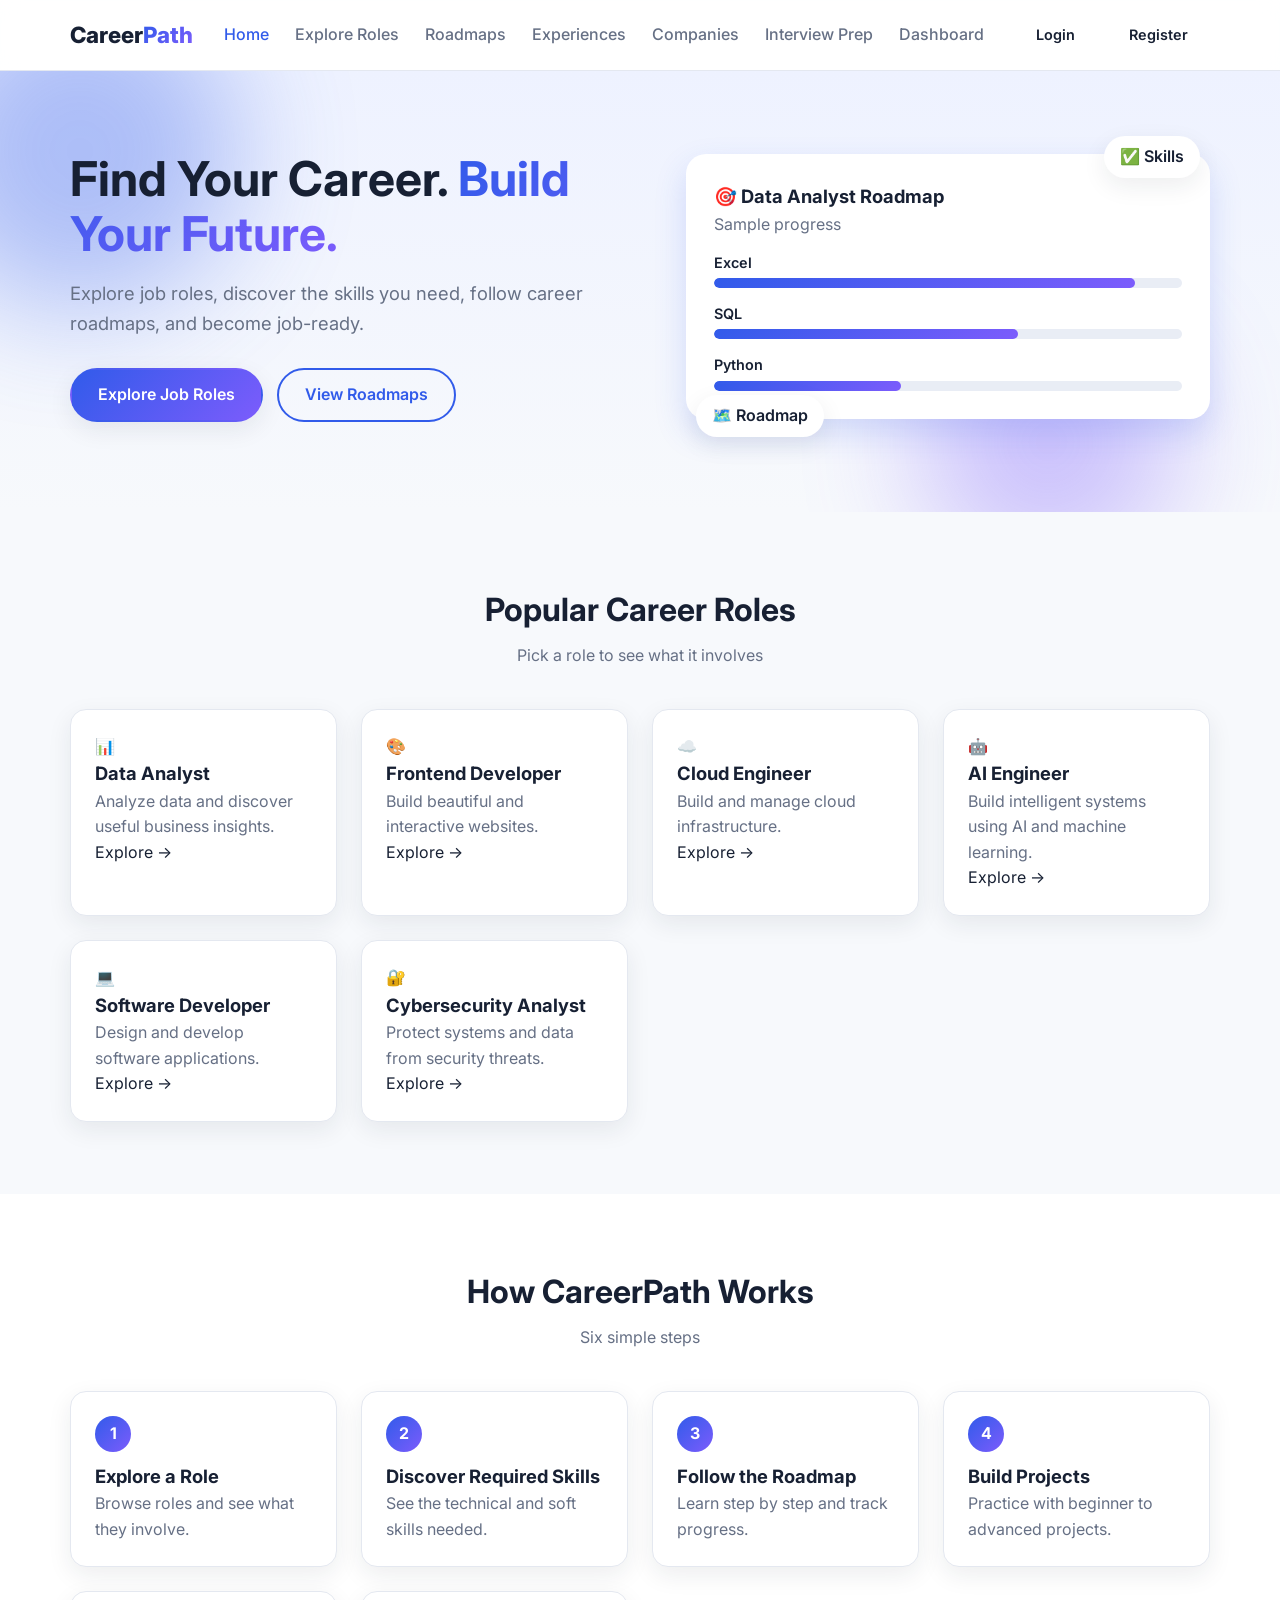
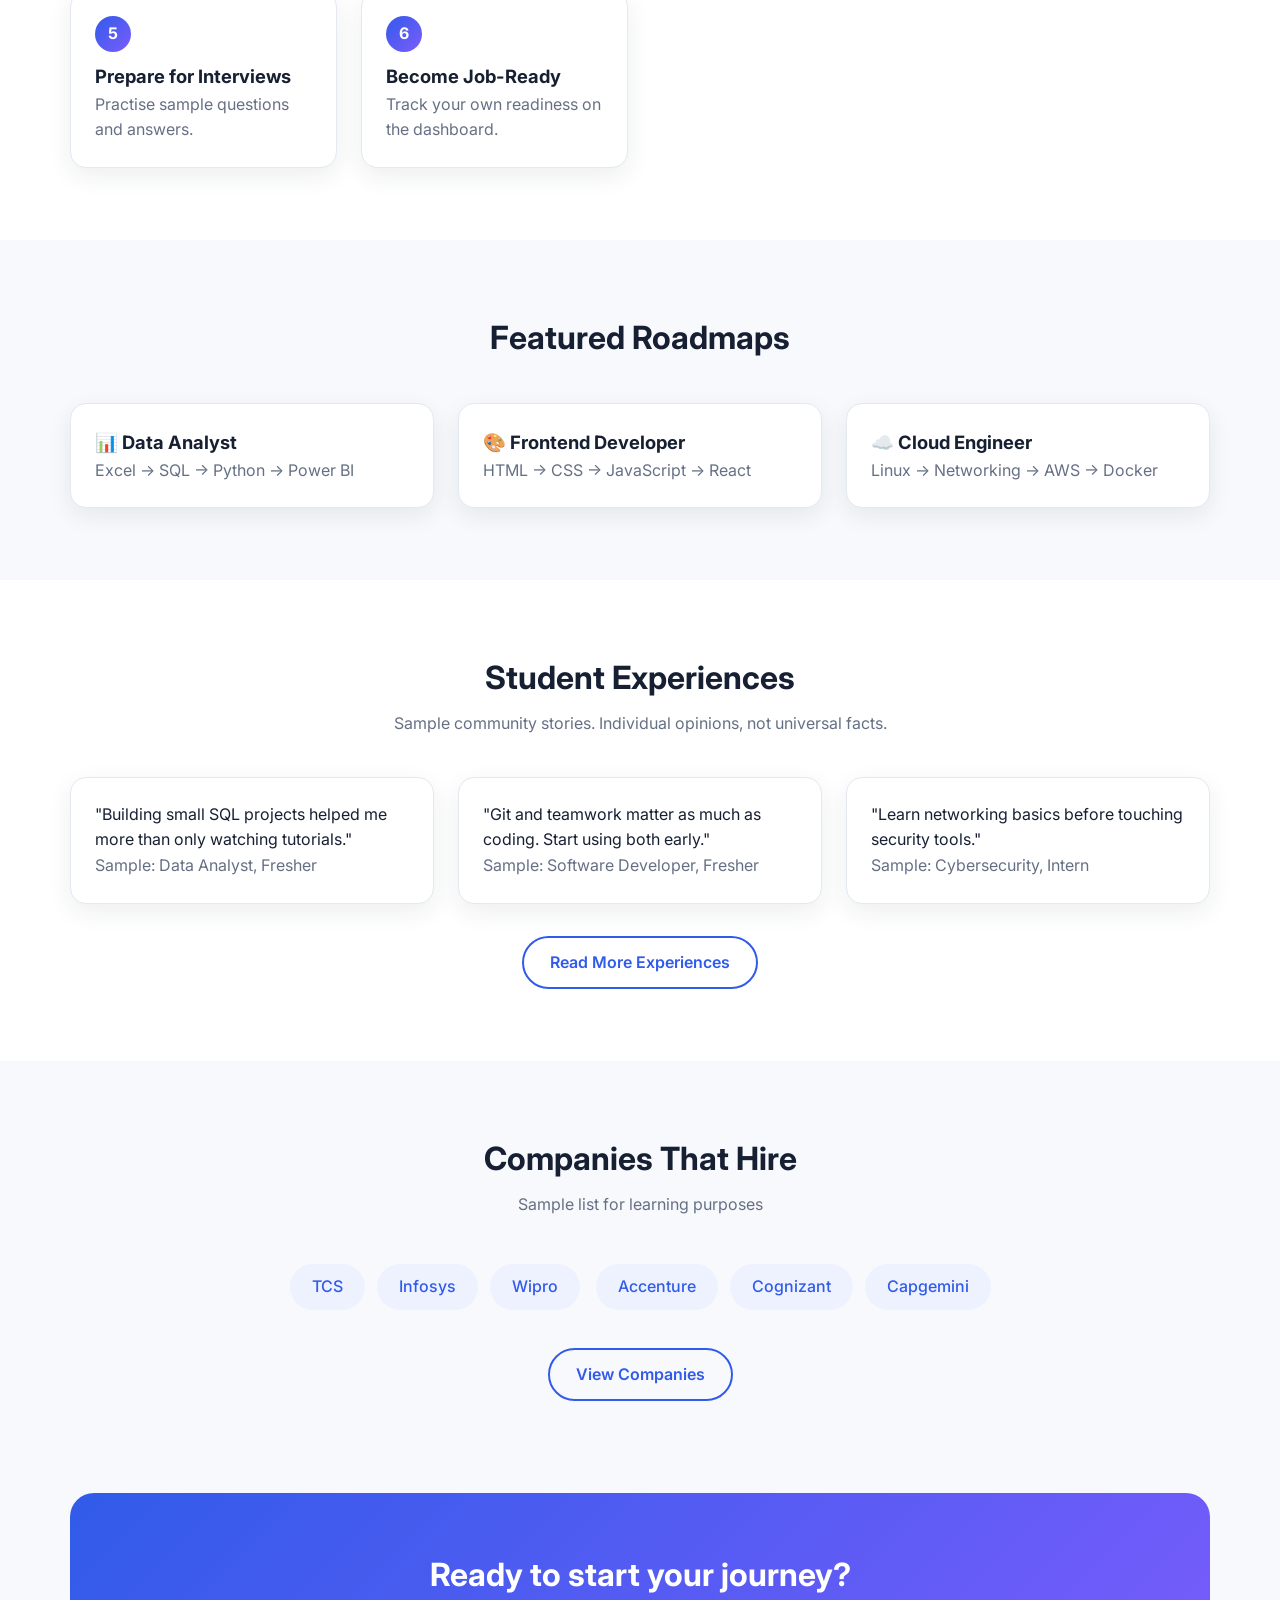
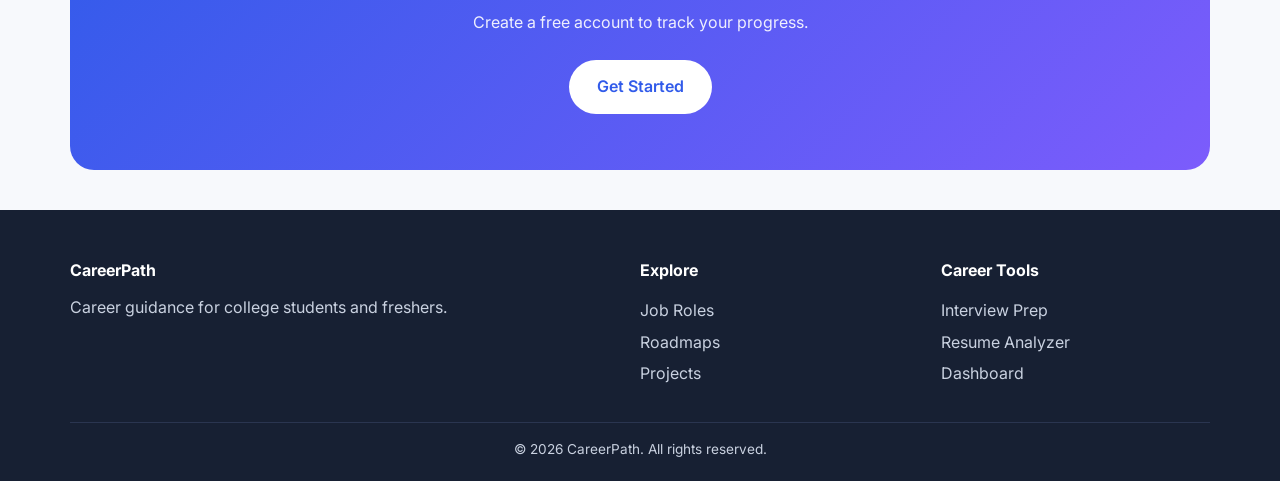
<file: index.html>
<!DOCTYPE html>
<html lang="en">
<head>
  <meta charset="UTF-8">
  <meta name="viewport" content="width=device-width, initial-scale=1.0">
  <title>CareerPath | Find Your Career. Build Your Future.</title>
  <link rel="preconnect" href="https://fonts.googleapis.com">
  <link href="https://fonts.googleapis.com/css2?family=Inter:wght@400;500;600;800&display=swap" rel="stylesheet">
  <link rel="stylesheet" href="css/style.css">
  <link rel="stylesheet" href="css/navbar.css">
  <link rel="stylesheet" href="css/home.css">
  <link rel="stylesheet" href="css/responsive.css">
</head>
<body data-root="" data-page="Home">
  <div id="navbar"></div>

  <!-- HERO -->
  <header class="hero">
    <span class="blob blob-1"></span><span class="blob blob-2"></span>
    <div class="container hero-inner">
      <div>
        <h1>Find Your Career. <span class="gradient-text">Build Your Future.</span></h1>
        <p class="hero-sub">Explore job roles, discover the skills you need, follow career roadmaps, and become job-ready.</p>
        <div class="hero-buttons">
          <a href="pages/roles.html" class="btn btn-primary">Explore Job Roles</a>
          <a href="pages/roadmap.html" class="btn btn-outline">View Roadmaps</a>
        </div>
      </div>
      <!-- Illustration built with HTML/CSS (no image files needed) -->
      <div class="hero-visual">
        <div class="hero-card">
          <h3>🎯 Data Analyst Roadmap</h3>
          <p class="muted">Sample progress</p>
          <p class="bar-label">Excel</p><div class="progress"><div class="progress-fill" data-value="90"></div></div>
          <p class="bar-label">SQL</p><div class="progress"><div class="progress-fill" data-value="65"></div></div>
          <p class="bar-label">Python</p><div class="progress"><div class="progress-fill" data-value="40"></div></div>
        </div>
        <div class="float-chip chip-1">✅ Skills</div>
        <div class="float-chip chip-2">🗺️ Roadmap</div>
      </div>
    </div>
  </header>

  <!-- POPULAR ROLES (filled by main.js from data/roles.json) -->
  <section class="section">
    <div class="container">
      <div class="section-title reveal"><h2>Popular Career Roles</h2><p>Pick a role to see what it involves</p></div>
      <div class="grid grid-cards" id="popularRoles"></div>
    </div>
  </section>

  <!-- HOW IT WORKS -->
  <section class="section alt-bg">
    <div class="container">
      <div class="section-title reveal"><h2>How CareerPath Works</h2><p>Six simple steps</p></div>
      <div class="grid grid-cards">
        <div class="card step reveal"><span class="step-num">1</span><h3>Explore a Role</h3><p class="muted">Browse roles and see what they involve.</p></div>
        <div class="card step reveal"><span class="step-num">2</span><h3>Discover Required Skills</h3><p class="muted">See the technical and soft skills needed.</p></div>
        <div class="card step reveal"><span class="step-num">3</span><h3>Follow the Roadmap</h3><p class="muted">Learn step by step and track progress.</p></div>
        <div class="card step reveal"><span class="step-num">4</span><h3>Build Projects</h3><p class="muted">Practice with beginner to advanced projects.</p></div>
        <div class="card step reveal"><span class="step-num">5</span><h3>Prepare for Interviews</h3><p class="muted">Practise sample questions and answers.</p></div>
        <div class="card step reveal"><span class="step-num">6</span><h3>Become Job-Ready</h3><p class="muted">Track your own readiness on the dashboard.</p></div>
      </div>
    </div>
  </section>

  <!-- FEATURED ROADMAPS -->
  <section class="section">
    <div class="container">
      <div class="section-title reveal"><h2>Featured Roadmaps</h2></div>
      <div class="grid grid-cards">
        <a class="card reveal" href="pages/roadmap.html?role=data-analyst"><h3>📊 Data Analyst</h3><p class="muted">Excel → SQL → Python → Power BI</p></a>
        <a class="card reveal" href="pages/roadmap.html?role=frontend-developer"><h3>🎨 Frontend Developer</h3><p class="muted">HTML → CSS → JavaScript → React</p></a>
        <a class="card reveal" href="pages/roadmap.html?role=cloud-engineer"><h3>☁️ Cloud Engineer</h3><p class="muted">Linux → Networking → AWS → Docker</p></a>
      </div>
    </div>
  </section>

  <!-- STUDENT EXPERIENCES (sample content, real data comes in Phase 9) -->
  <section class="section alt-bg">
    <div class="container">
      <div class="section-title reveal"><h2>Student Experiences</h2><p>Sample community stories. Individual opinions, not universal facts.</p></div>
      <div class="grid grid-cards">
        <div class="card reveal"><p>"Building small SQL projects helped me more than only watching tutorials."</p><p class="muted">Sample: Data Analyst, Fresher</p></div>
        <div class="card reveal"><p>"Git and teamwork matter as much as coding. Start using both early."</p><p class="muted">Sample: Software Developer, Fresher</p></div>
        <div class="card reveal"><p>"Learn networking basics before touching security tools."</p><p class="muted">Sample: Cybersecurity, Intern</p></div>
      </div>
      <p class="center"><a href="pages/experiences.html" class="btn btn-outline">Read More Experiences</a></p>
    </div>
  </section>

  <!-- COMPANIES -->
  <section class="section">
    <div class="container">
      <div class="section-title reveal"><h2>Companies That Hire</h2><p>Sample list for learning purposes</p></div>
      <div class="company-row reveal">
        <span class="tag">TCS</span><span class="tag">Infosys</span><span class="tag">Wipro</span>
        <span class="tag">Accenture</span><span class="tag">Cognizant</span><span class="tag">Capgemini</span>
      </div>
      <p class="center"><a href="pages/companies.html" class="btn btn-outline">View Companies</a></p>
    </div>
  </section>

  <!-- CALL TO ACTION -->
  <section class="container">
    <div class="cta reveal">
      <h2>Ready to start your journey?</h2>
      <p>Create a free account to track your progress.</p>
      <a href="register.html" class="btn btn-white">Get Started</a>
    </div>
  </section>

  <div id="footer"></div>
  <script src="js/main.js"></script>
</body>
</html>
</file>
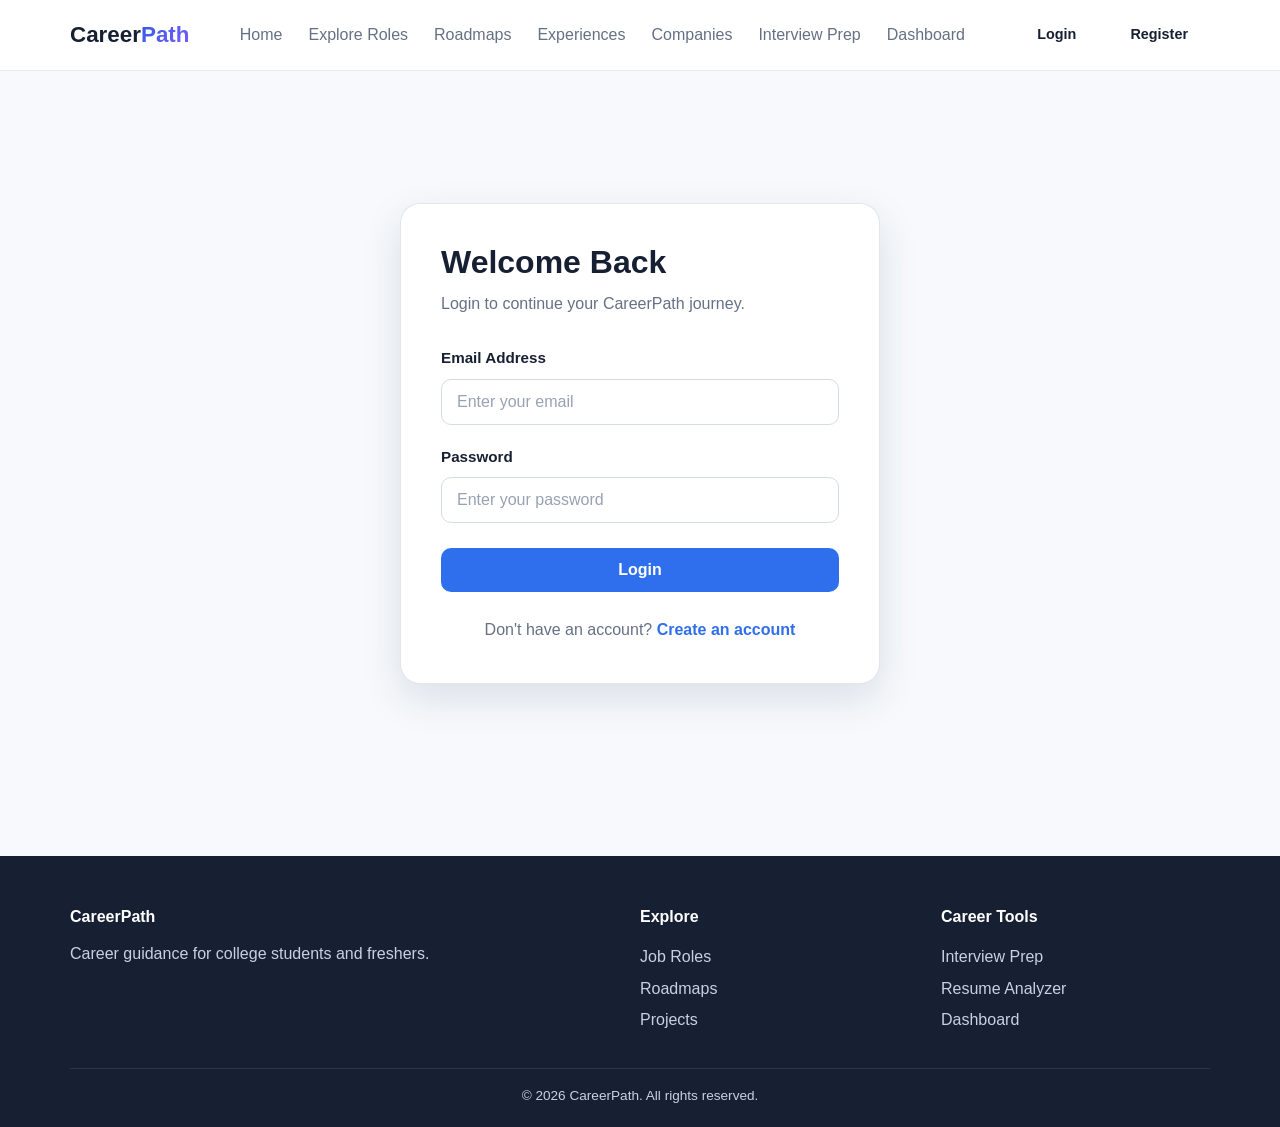
<file: login.html>
<!DOCTYPE html>
<html lang="en">

<head>
  <meta charset="UTF-8">
  <meta name="viewport" content="width=device-width, initial-scale=1.0">

  <title>Login | CareerPath</title>

  <link rel="stylesheet" href="css/style.css">
  <link rel="stylesheet" href="css/navbar.css">
  <link rel="stylesheet" href="css/responsive.css">
  <link rel="stylesheet" href="css/login.css">
</head>

<body data-root="" data-page="Login">

  <!-- Navbar -->
  <div id="navbar"></div>

  <!-- Login Section -->
  <main class="container section">

    <div class="auth-card">

      <h1>Welcome Back</h1>

      <p class="muted">
        Login to continue your CareerPath journey.
      </p>

      <form id="loginForm">

        <!-- Email -->
        <div class="form-group">
          <label for="email">Email Address</label>

          <input
            type="email"
            id="email"
            name="email"
            placeholder="Enter your email"
            required
          >
        </div>

        <!-- Password -->
        <div class="form-group">
          <label for="password">Password</label>

          <input
            type="password"
            id="password"
            name="password"
            placeholder="Enter your password"
            required
          >
        </div>

        <!-- Submit -->
        <button type="submit" class="btn">
          Login
        </button>

      </form>

      <p class="auth-switch">
        Don't have an account?
        <a href="register.html">Create an account</a>
      </p>

    </div>

  </main>

  <!-- Footer -->
  <div id="footer"></div>

  <script src="js/main.js"></script>

  <script>
    const loginForm = document.getElementById("loginForm");

    loginForm.addEventListener("submit", function (event) {
      event.preventDefault();

      const email = document.getElementById("email").value.trim();
      const password = document.getElementById("password").value;

      if (!email || !password) {
        alert("Please enter your email and password.");
        return;
      }

      const savedUser = JSON.parse(
        localStorage.getItem("careerPathUser")
      );

      if (!savedUser) {
        alert("No registered account found. Please register first.");
        return;
      }

      if (email !== savedUser.email) {
        alert("Email does not match the registered account.");
        return;
      }

      alert("Login successful!");

      window.location.href = "pages/dashboard.html";
    });
  </script>

</body>
</html>
</file>
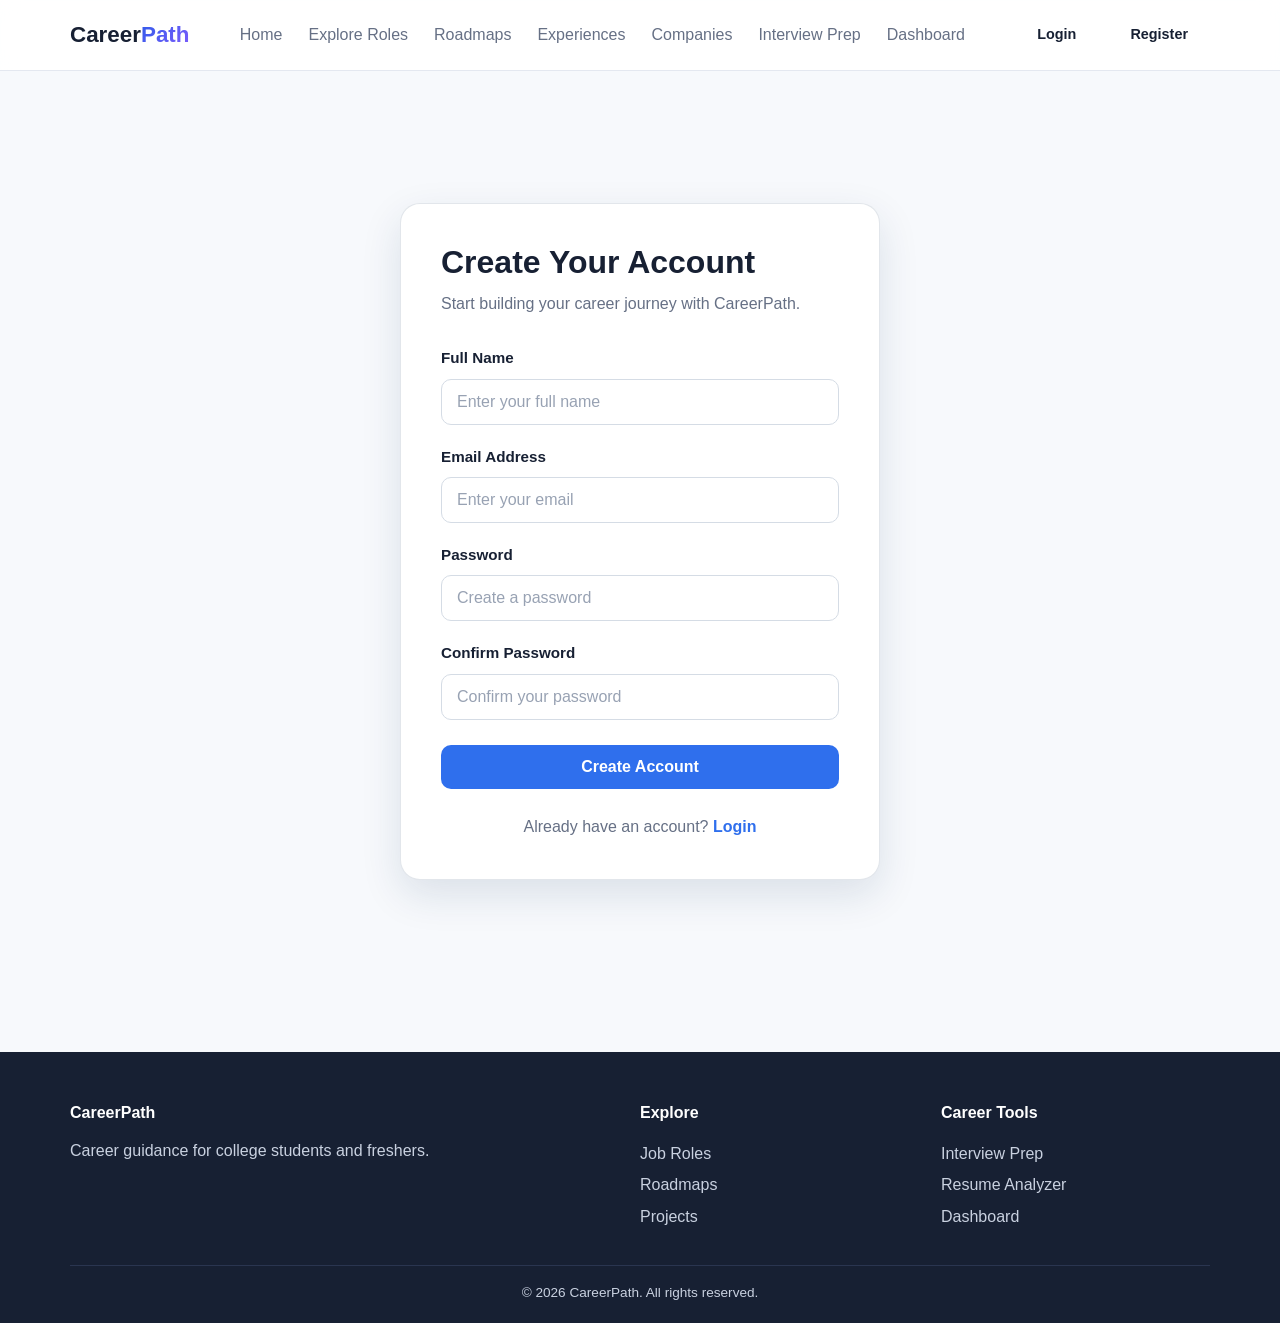
<file: register.html>
<!DOCTYPE html>
<html lang="en">

<head>
  <meta charset="UTF-8">
  <meta name="viewport" content="width=device-width, initial-scale=1.0">

  <title>Register | CareerPath</title>

  <!-- Main CSS -->
  <link rel="stylesheet" href="css/style.css">

  <!-- Navbar CSS -->
  <link rel="stylesheet" href="css/navbar.css">

  <!-- Responsive CSS -->
  <link rel="stylesheet" href="css/responsive.css">
  <link rel="stylesheet" href="css/register.css">
</head>

<body data-root="" data-page="Register">

  <!-- Navbar -->
  <div id="navbar"></div>

  <!-- Register Section -->
  <main class="container section">

    <div class="auth-card">

      <h1>Create Your Account</h1>

      <p class="muted">
        Start building your career journey with CareerPath.
      </p>

      <form id="registerForm">

        <!-- Name -->
        <div class="form-group">
          <label for="name">Full Name</label>

          <input
            type="text"
            id="name"
            name="name"
            placeholder="Enter your full name"
            required
          >
        </div>

        <!-- Email -->
        <div class="form-group">
          <label for="email">Email Address</label>

          <input
            type="email"
            id="email"
            name="email"
            placeholder="Enter your email"
            required
          >
        </div>

        <!-- Password -->
        <div class="form-group">
          <label for="password">Password</label>

          <input
            type="password"
            id="password"
            name="password"
            placeholder="Create a password"
            minlength="6"
            required
          >
        </div>

        <!-- Confirm Password -->
        <div class="form-group">
          <label for="confirmPassword">Confirm Password</label>

          <input
            type="password"
            id="confirmPassword"
            name="confirmPassword"
            placeholder="Confirm your password"
            minlength="6"
            required
          >
        </div>

        <!-- Submit -->
        <button type="submit" class="btn">
          Create Account
        </button>

      </form>

      <p class="auth-switch">
        Already have an account?
        <a href="login.html">Login</a>
      </p>

    </div>

  </main>

  <!-- Footer -->
  <div id="footer"></div>

  <!-- Main JavaScript -->
  <script src="js/main.js"></script>

  <!-- Register validation -->
  <script>
    const registerForm = document.getElementById("registerForm");

    registerForm.addEventListener("submit", function (event) {
      event.preventDefault();

      const name = document.getElementById("name").value.trim();
      const email = document.getElementById("email").value.trim();
      const password = document.getElementById("password").value;
      const confirmPassword =
        document.getElementById("confirmPassword").value;

      if (password !== confirmPassword) {
        alert("Passwords do not match.");
        return;
      }

      if (password.length < 6) {
        alert("Password must contain at least 6 characters.");
        return;
      }

      // Demo registration
      localStorage.setItem("careerPathUser", JSON.stringify({
        name: name,
        email: email
      }));

      alert("Registration successful!");

      // Go to login page
      window.location.href = "login.html";
    });
  </script>

</body>
</html>
</file>
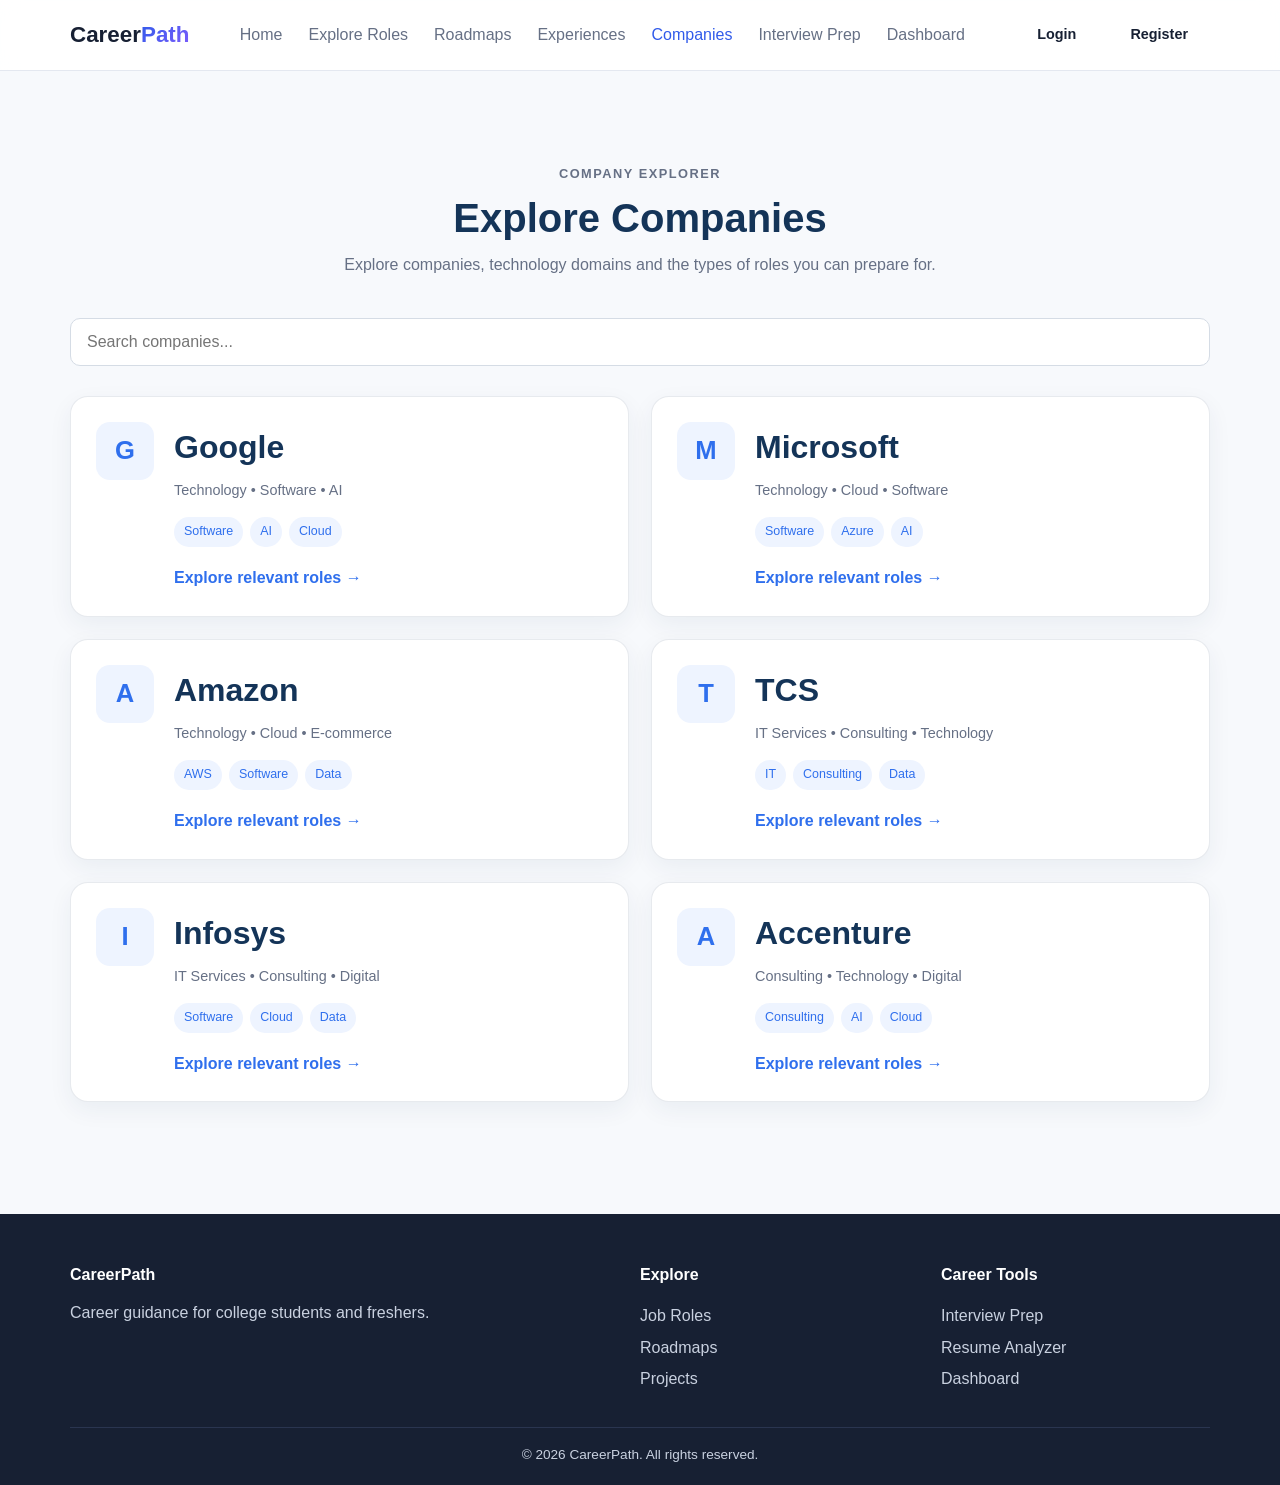
<file: pages/companies.html>
<!DOCTYPE html>
<html lang="en">

<head>
  <meta charset="UTF-8">
  <meta name="viewport" content="width=device-width, initial-scale=1.0">

  <title>Companies | CareerPath</title>

  <link rel="stylesheet" href="../css/style.css">
  <link rel="stylesheet" href="../css/navbar.css">
  <link rel="stylesheet" href="../css/responsive.css">
  <link rel="stylesheet" href="../css/companies.css">
</head>

<body data-root="../" data-page="Companies">

  <div id="navbar"></div>

  <main class="container section companies-page">

    <section class="page-hero">
      <p class="eyebrow">COMPANY EXPLORER</p>

      <h1>Explore Companies</h1>

      <p>
        Explore companies, technology domains and the types of
        roles you can prepare for.
      </p>
    </section>


    <section class="company-search">

      <input
        type="text"
        id="companySearch"
        placeholder="Search companies..."
      >

    </section>


    <section class="company-grid" id="companyGrid">

      <article class="company-card">

        <div class="company-logo">G</div>

        <div class="company-info">
          <h2>Google</h2>

          <p>
            Technology • Software • AI
          </p>

          <div class="company-tags">
            <span>Software</span>
            <span>AI</span>
            <span>Cloud</span>
          </div>

          <a href="roles.html" class="company-link">
            Explore relevant roles →
          </a>
        </div>

      </article>


      <article class="company-card">

        <div class="company-logo">M</div>

        <div class="company-info">
          <h2>Microsoft</h2>

          <p>
            Technology • Cloud • Software
          </p>

          <div class="company-tags">
            <span>Software</span>
            <span>Azure</span>
            <span>AI</span>
          </div>

          <a href="roles.html" class="company-link">
            Explore relevant roles →
          </a>
        </div>

      </article>


      <article class="company-card">

        <div class="company-logo">A</div>

        <div class="company-info">
          <h2>Amazon</h2>

          <p>
            Technology • Cloud • E-commerce
          </p>

          <div class="company-tags">
            <span>AWS</span>
            <span>Software</span>
            <span>Data</span>
          </div>

          <a href="roles.html" class="company-link">
            Explore relevant roles →
          </a>
        </div>

      </article>


      <article class="company-card">

        <div class="company-logo">T</div>

        <div class="company-info">
          <h2>TCS</h2>

          <p>
            IT Services • Consulting • Technology
          </p>

          <div class="company-tags">
            <span>IT</span>
            <span>Consulting</span>
            <span>Data</span>
          </div>

          <a href="roles.html" class="company-link">
            Explore relevant roles →
          </a>
        </div>

      </article>


      <article class="company-card">

        <div class="company-logo">I</div>

        <div class="company-info">
          <h2>Infosys</h2>

          <p>
            IT Services • Consulting • Digital
          </p>

          <div class="company-tags">
            <span>Software</span>
            <span>Cloud</span>
            <span>Data</span>
          </div>

          <a href="roles.html" class="company-link">
            Explore relevant roles →
          </a>
        </div>

      </article>


      <article class="company-card">

        <div class="company-logo">A</div>

        <div class="company-info">
          <h2>Accenture</h2>

          <p>
            Consulting • Technology • Digital
          </p>

          <div class="company-tags">
            <span>Consulting</span>
            <span>AI</span>
            <span>Cloud</span>
          </div>

          <a href="roles.html" class="company-link">
            Explore relevant roles →
          </a>
        </div>

      </article>

    </section>

  </main>

  <div id="footer"></div>

  <script src="../js/main.js"></script>

  <script>
    const companySearch = document.getElementById("companySearch");
    const companyCards = document.querySelectorAll(".company-card");

    companySearch.addEventListener("input", function () {

      const searchText = this.value.toLowerCase();

      companyCards.forEach(card => {

        const text = card.innerText.toLowerCase();

        card.style.display =
          text.includes(searchText) ? "flex" : "none";

      });

    });
  </script>

</body>
</html>
</file>
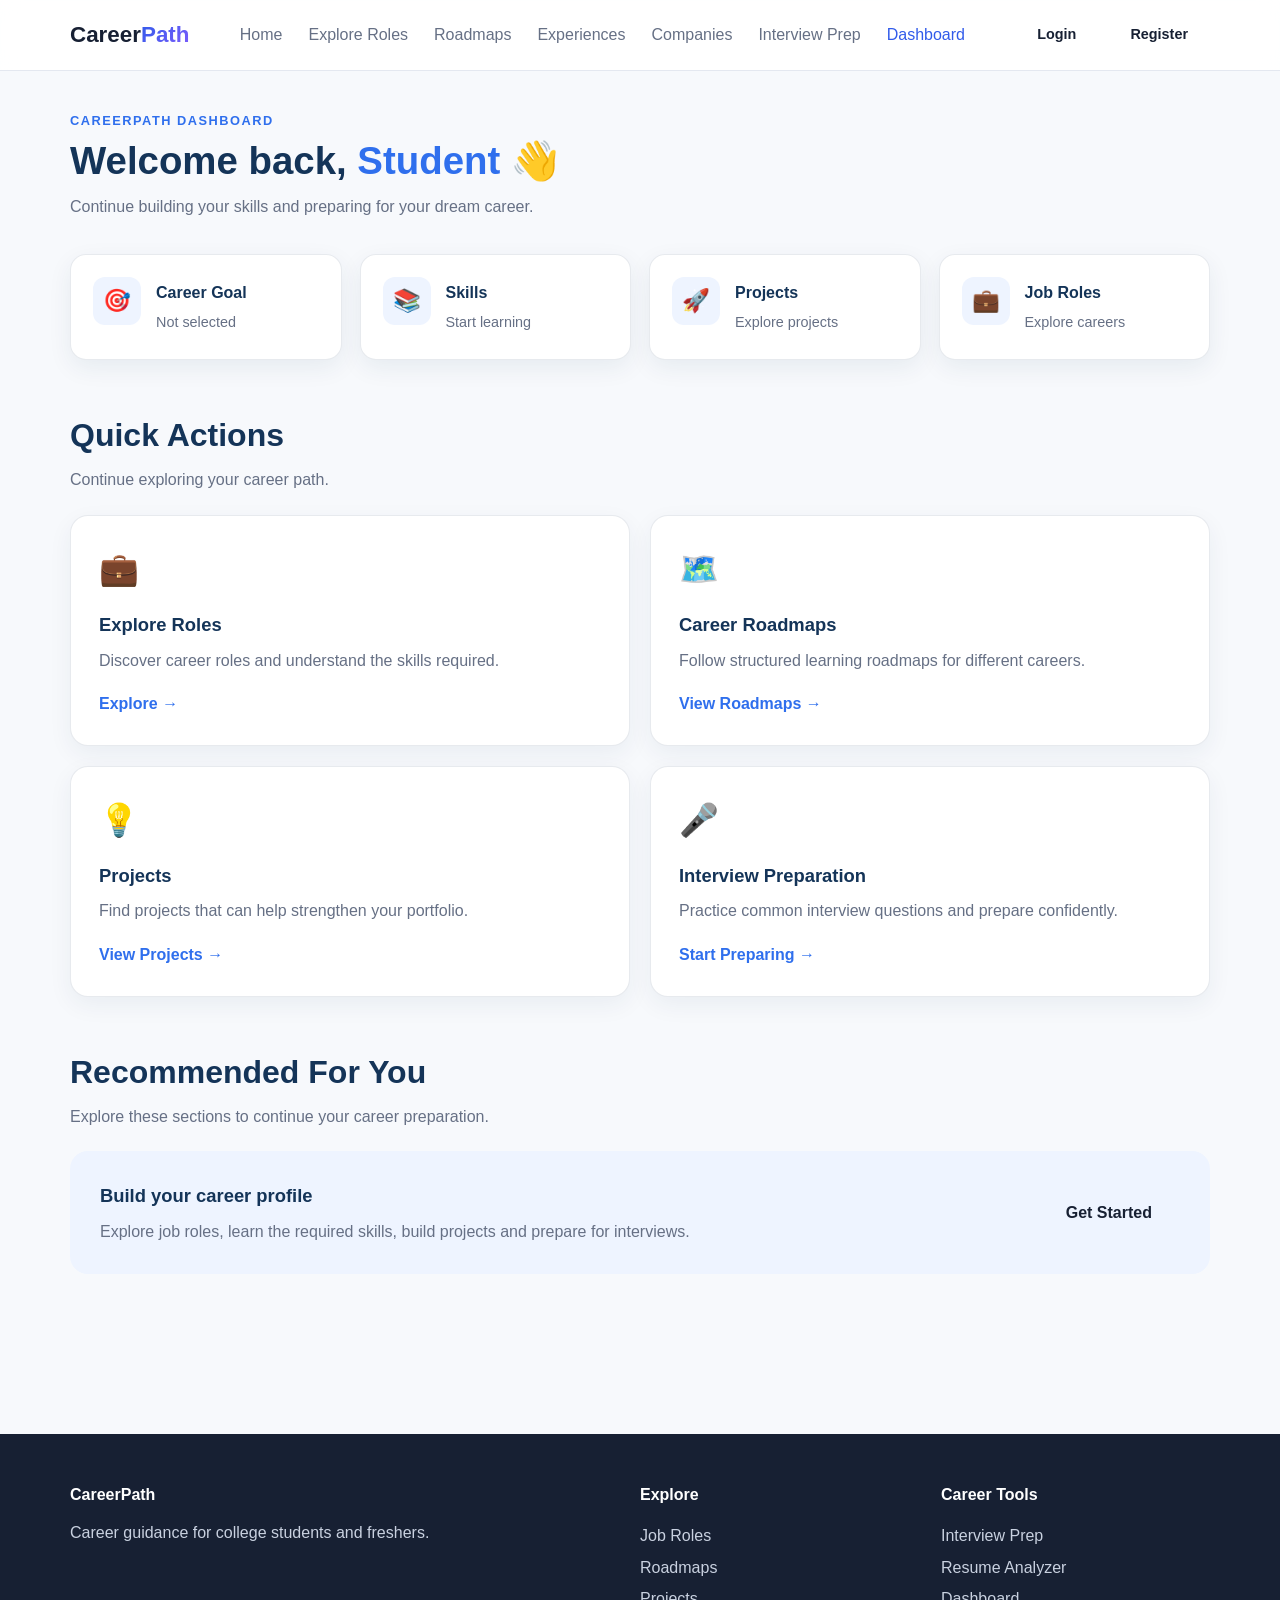
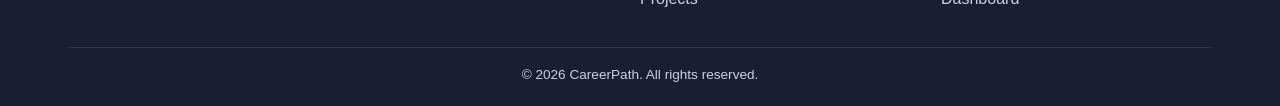
<file: pages/dashboard.html>
<!DOCTYPE html>
<html lang="en">

<head>
  <meta charset="UTF-8">
  <meta name="viewport" content="width=device-width, initial-scale=1.0">

  <title>Dashboard | CareerPath</title>

  <link rel="stylesheet" href="../css/style.css">
  <link rel="stylesheet" href="../css/navbar.css">
  <link rel="stylesheet" href="../css/responsive.css">
  <link rel="stylesheet" href="../css/dashboard.css">
</head>

<body data-root="../" data-page="Dashboard">

  <!-- Navbar -->
  <div id="navbar"></div>

  <!-- Dashboard -->
  <main class="container section dashboard">

    <!-- Welcome -->
    <section class="dashboard-header">
      <div>
        <p class="eyebrow">CAREERPATH DASHBOARD</p>

        <h1>
          Welcome back,
          <span id="userName">Student</span> 👋
        </h1>

        <p class="muted">
          Continue building your skills and preparing for your dream career.
        </p>
      </div>
    </section>


    <!-- Quick Stats -->
    <section class="dashboard-stats">

      <div class="dashboard-card">
        <div class="card-icon">🎯</div>
        <div>
          <h3>Career Goal</h3>
          <p id="careerGoal">Not selected</p>
        </div>
      </div>

      <div class="dashboard-card">
        <div class="card-icon">📚</div>
        <div>
          <h3>Skills</h3>
          <p>Start learning</p>
        </div>
      </div>

      <div class="dashboard-card">
        <div class="card-icon">🚀</div>
        <div>
          <h3>Projects</h3>
          <p>Explore projects</p>
        </div>
      </div>

      <div class="dashboard-card">
        <div class="card-icon">💼</div>
        <div>
          <h3>Job Roles</h3>
          <p>Explore careers</p>
        </div>
      </div>

    </section>


    <!-- Quick Actions -->
    <section class="dashboard-section">

      <div class="section-heading">
        <h2>Quick Actions</h2>
        <p class="muted">
          Continue exploring your career path.
        </p>
      </div>


      <div class="action-grid">

        <a href="roles.html" class="action-card">
          <span class="action-icon">💼</span>

          <h3>Explore Roles</h3>

          <p>
            Discover career roles and understand the skills required.
          </p>

          <span class="action-link">
            Explore →
          </span>
        </a>


        <a href="roadmap.html" class="action-card">
          <span class="action-icon">🗺️</span>

          <h3>Career Roadmaps</h3>

          <p>
            Follow structured learning roadmaps for different careers.
          </p>

          <span class="action-link">
            View Roadmaps →
          </span>
        </a>


        <a href="projects.html" class="action-card">
          <span class="action-icon">💡</span>

          <h3>Projects</h3>

          <p>
            Find projects that can help strengthen your portfolio.
          </p>

          <span class="action-link">
            View Projects →
          </span>
        </a>


        <a href="interview-prep.html" class="action-card">
          <span class="action-icon">🎤</span>

          <h3>Interview Preparation</h3>

          <p>
            Practice common interview questions and prepare confidently.
          </p>

          <span class="action-link">
            Start Preparing →
          </span>
        </a>

      </div>

    </section>


    <!-- Recommended -->
    <section class="dashboard-section">

      <div class="section-heading">
        <h2>Recommended For You</h2>

        <p class="muted">
          Explore these sections to continue your career preparation.
        </p>
      </div>

      <div class="recommendation-box">

        <div>
          <h3>Build your career profile</h3>

          <p>
            Explore job roles, learn the required skills,
            build projects and prepare for interviews.
          </p>
        </div>

        <a href="roles.html" class="btn">
          Get Started
        </a>

      </div>

    </section>

  </main>


  <!-- Footer -->
  <div id="footer"></div>


  <!-- JavaScript -->
  <script src="../js/main.js"></script>

  <script>

    // Get registered user
    const savedUser = JSON.parse(
      localStorage.getItem("careerPathUser")
    );

    if (savedUser) {
      document.getElementById("userName").textContent =
        savedUser.name;
    }

  </script>

</body>
</html>
</file>
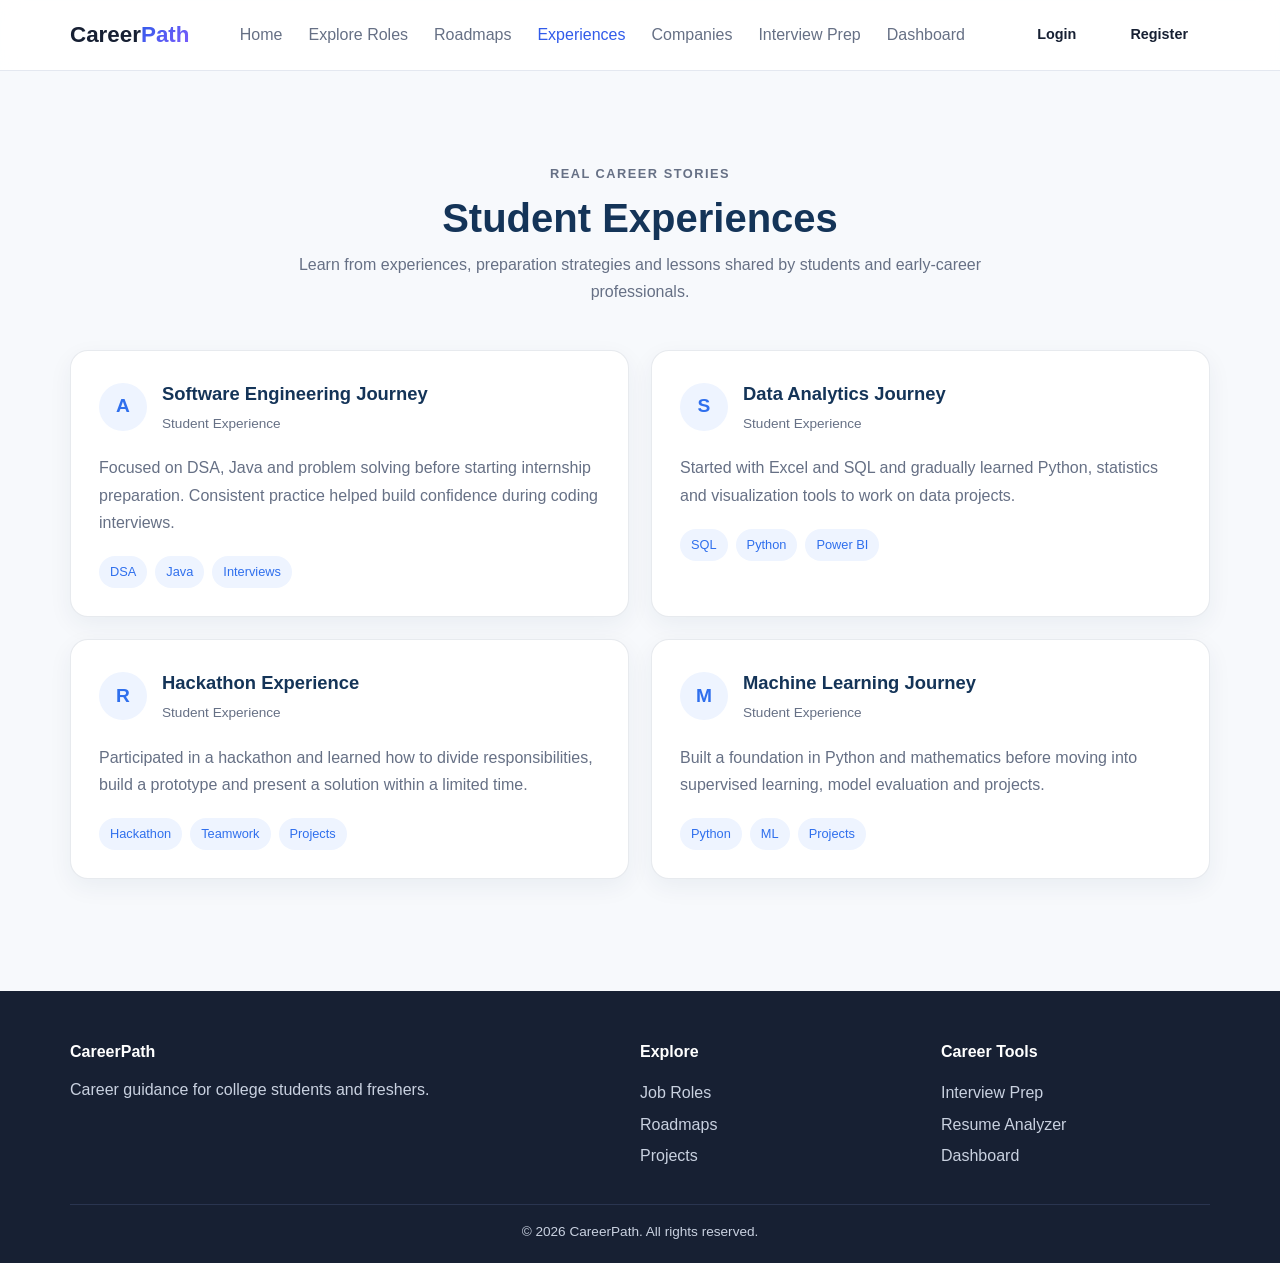
<file: pages/experiences.html>
<!DOCTYPE html>
<html lang="en">

<head>
  <meta charset="UTF-8">
  <meta name="viewport" content="width=device-width, initial-scale=1.0">

  <title>Experiences | CareerPath</title>

  <link rel="stylesheet" href="../css/style.css">
  <link rel="stylesheet" href="../css/navbar.css">
  <link rel="stylesheet" href="../css/responsive.css">
  <link rel="stylesheet" href="../css/experiences.css">
</head>

<body data-root="../" data-page="Experiences">

  <div id="navbar"></div>

  <main class="container section experiences-page">

    <section class="page-hero">
      <p class="eyebrow">REAL CAREER STORIES</p>

      <h1>Student Experiences</h1>

      <p>
        Learn from experiences, preparation strategies and lessons
        shared by students and early-career professionals.
      </p>
    </section>


    <section class="experience-grid">

      <article class="experience-card">

        <div class="profile">
          <div class="avatar">A</div>

          <div>
            <h3>Software Engineering Journey</h3>
            <p>Student Experience</p>
          </div>
        </div>

        <p class="experience-text">
          Focused on DSA, Java and problem solving before starting
          internship preparation. Consistent practice helped build
          confidence during coding interviews.
        </p>

        <div class="experience-tags">
          <span>DSA</span>
          <span>Java</span>
          <span>Interviews</span>
        </div>

      </article>


      <article class="experience-card">

        <div class="profile">
          <div class="avatar">S</div>

          <div>
            <h3>Data Analytics Journey</h3>
            <p>Student Experience</p>
          </div>
        </div>

        <p class="experience-text">
          Started with Excel and SQL and gradually learned Python,
          statistics and visualization tools to work on data projects.
        </p>

        <div class="experience-tags">
          <span>SQL</span>
          <span>Python</span>
          <span>Power BI</span>
        </div>

      </article>


      <article class="experience-card">

        <div class="profile">
          <div class="avatar">R</div>

          <div>
            <h3>Hackathon Experience</h3>
            <p>Student Experience</p>
          </div>
        </div>

        <p class="experience-text">
          Participated in a hackathon and learned how to divide
          responsibilities, build a prototype and present a solution
          within a limited time.
        </p>

        <div class="experience-tags">
          <span>Hackathon</span>
          <span>Teamwork</span>
          <span>Projects</span>
        </div>

      </article>


      <article class="experience-card">

        <div class="profile">
          <div class="avatar">M</div>

          <div>
            <h3>Machine Learning Journey</h3>
            <p>Student Experience</p>
          </div>
        </div>

        <p class="experience-text">
          Built a foundation in Python and mathematics before moving
          into supervised learning, model evaluation and projects.
        </p>

        <div class="experience-tags">
          <span>Python</span>
          <span>ML</span>
          <span>Projects</span>
        </div>

      </article>

    </section>

  </main>

  <div id="footer"></div>

  <script src="../js/main.js"></script>

</body>
</html>
</file>
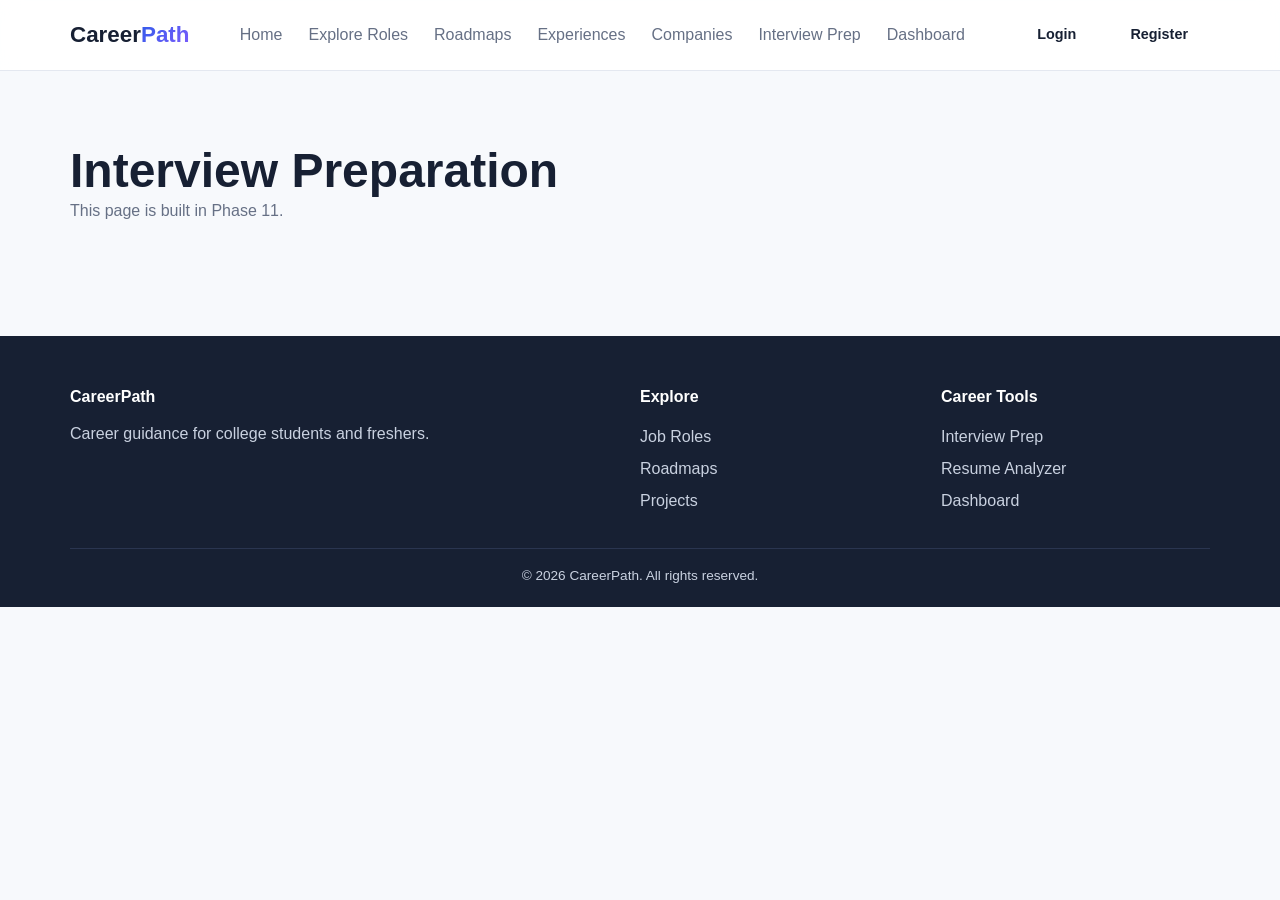
<file: pages/interview-prep.html>
<!DOCTYPE html>
<html lang="en">
<head>
  <meta charset="UTF-8">
  <meta name="viewport" content="width=device-width, initial-scale=1.0">
  <title>Interview Preparation</title>
  <link rel="stylesheet" href="../css/style.css">
  <link rel="stylesheet" href="../css/navbar.css">
  <link rel="stylesheet" href="../css/responsive.css">
</head>
<body data-root="../" data-page="Interview Preparation">
  <div id="navbar"></div>
  <main class="container section">
    <h1>Interview Preparation</h1>
    <p class="muted">This page is built in Phase 11.</p>
  </main>
  <div id="footer"></div>
  <script src="../js/main.js"></script>
</body>
</html>
</file>
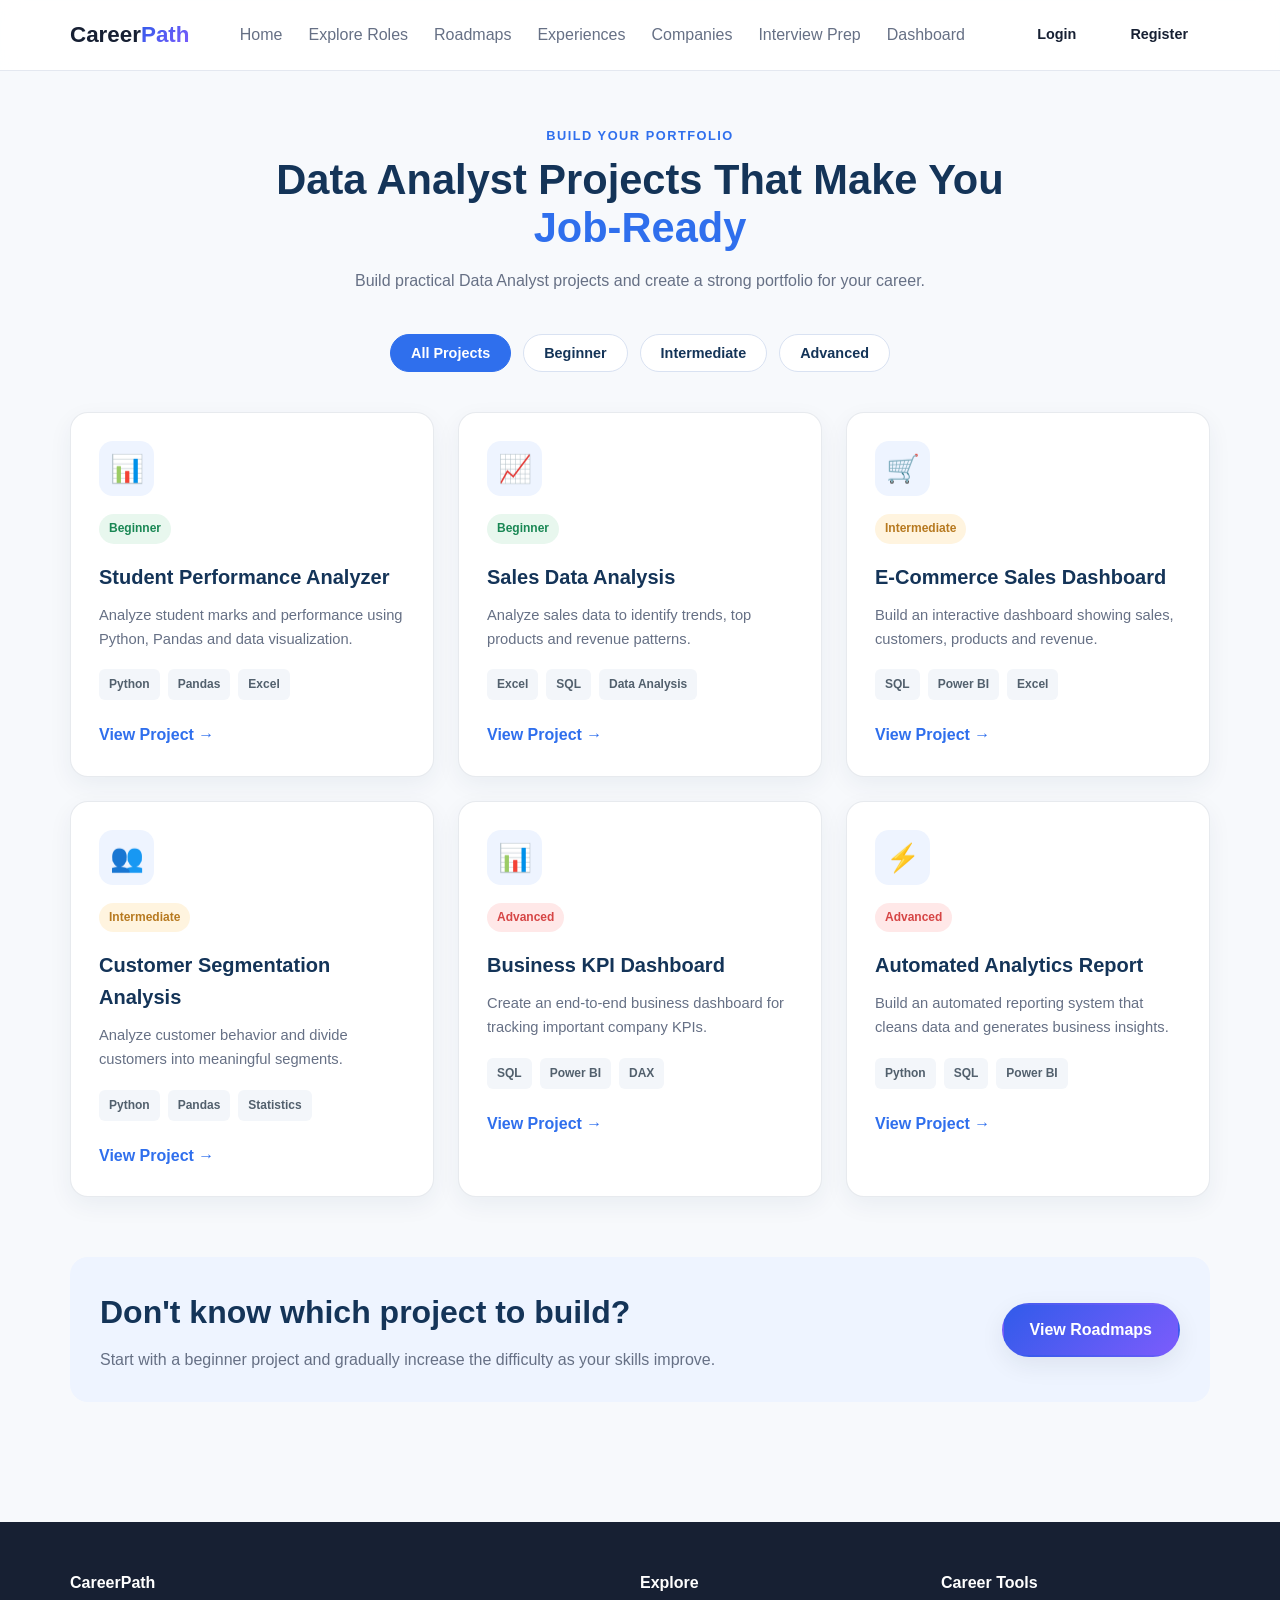
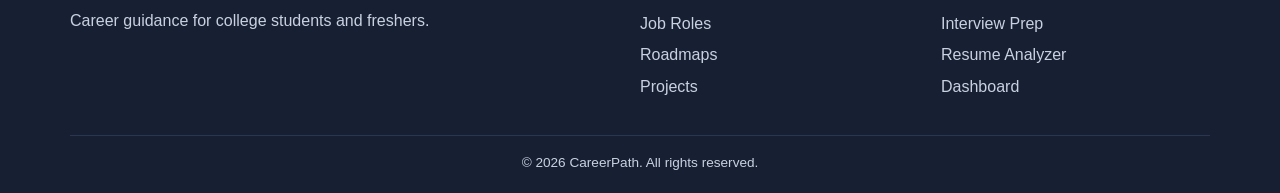
<file: pages/projects.html>
<!DOCTYPE html>
<html lang="en">

<head>

    <meta charset="UTF-8">

    <meta name="viewport" content="width=device-width, initial-scale=1.0">

    <title>Projects | CareerPath</title>

    <!-- Main CSS -->
    <link rel="stylesheet" href="../css/style.css">

    <!-- Navbar CSS -->
    <link rel="stylesheet" href="../css/navbar.css">

    <!-- Projects CSS -->
    <link rel="stylesheet" href="../css/projects.css">

    <!-- Responsive CSS -->
    <link rel="stylesheet" href="../css/responsive.css">

</head>


<body data-root="../" data-page="Projects">


    <!-- ==============================
         NAVBAR
    =============================== -->

    <div id="navbar"></div>



    <!-- ==============================
         PROJECTS PAGE
    =============================== -->

    <main class="projects-page">

        <div class="container">


            <!-- PAGE HEADER -->

            <section class="projects-header">

                <p class="eyebrow">
                    BUILD YOUR PORTFOLIO
                </p>

                <h1 id="projectsTitle">
                    Projects That Make You
                    <span>Job-Ready</span>
                </h1>

                <p class="projects-intro" id="projectsIntro">
                    Practice your skills by building real-world projects.
                    Start with beginner projects and gradually move towards
                    advanced projects.
                </p>

            </section>



            <!-- PROJECT FILTER -->

            <section class="project-filters">

                <button class="filter-btn active" data-filter="all">
                    All Projects
                </button>

                <button class="filter-btn" data-filter="beginner">
                    Beginner
                </button>

                <button class="filter-btn" data-filter="intermediate">
                    Intermediate
                </button>

                <button class="filter-btn" data-filter="advanced">
                    Advanced
                </button>

            </section>



            <!-- PROJECT CARDS -->

            <section class="projects-grid" id="projectsGrid">

                <!-- Projects will be generated by JavaScript -->

            </section>



            <!-- PROJECT SUGGESTION -->

            <section class="project-cta">

                <div>

                    <h2>
                        Don't know which project to build?
                    </h2>

                    <p>
                        Start with a beginner project and gradually
                        increase the difficulty as your skills improve.
                    </p>

                </div>

                <a href="roadmap.html" class="btn btn-primary">
                    View Roadmaps
                </a>

            </section>


        </div>

    </main>



    <!-- ==============================
         FOOTER
    =============================== -->

    <div id="footer"></div>



    <!-- JAVASCRIPT -->

    <script src="../js/main.js"></script>

    <!-- Projects JavaScript -->
    <script src="../js/projects.js"></script>


</body>

</html>
</file>
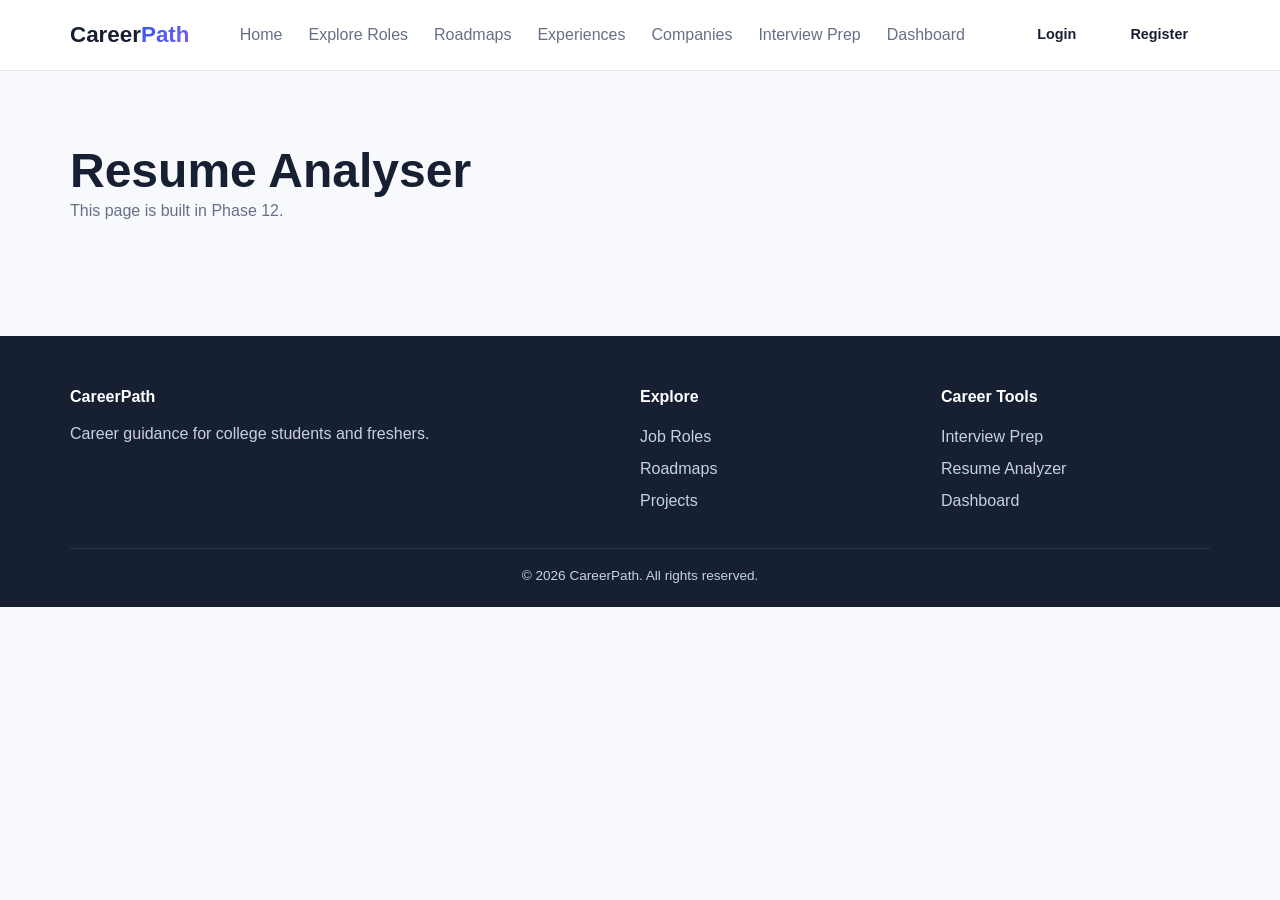
<file: pages/resume-analyser.html>
<!DOCTYPE html>
<html lang="en">
<head>
  <meta charset="UTF-8">
  <meta name="viewport" content="width=device-width, initial-scale=1.0">
  <title>Resume Analyser</title>
  <link rel="stylesheet" href="../css/style.css">
  <link rel="stylesheet" href="../css/navbar.css">
  <link rel="stylesheet" href="../css/responsive.css">
</head>
<body data-root="../" data-page="Resume Analyser">
  <div id="navbar"></div>
  <main class="container section">
    <h1>Resume Analyser</h1>
    <p class="muted">This page is built in Phase 12.</p>
  </main>
  <div id="footer"></div>
  <script src="../js/main.js"></script>
</body>
</html>
</file>
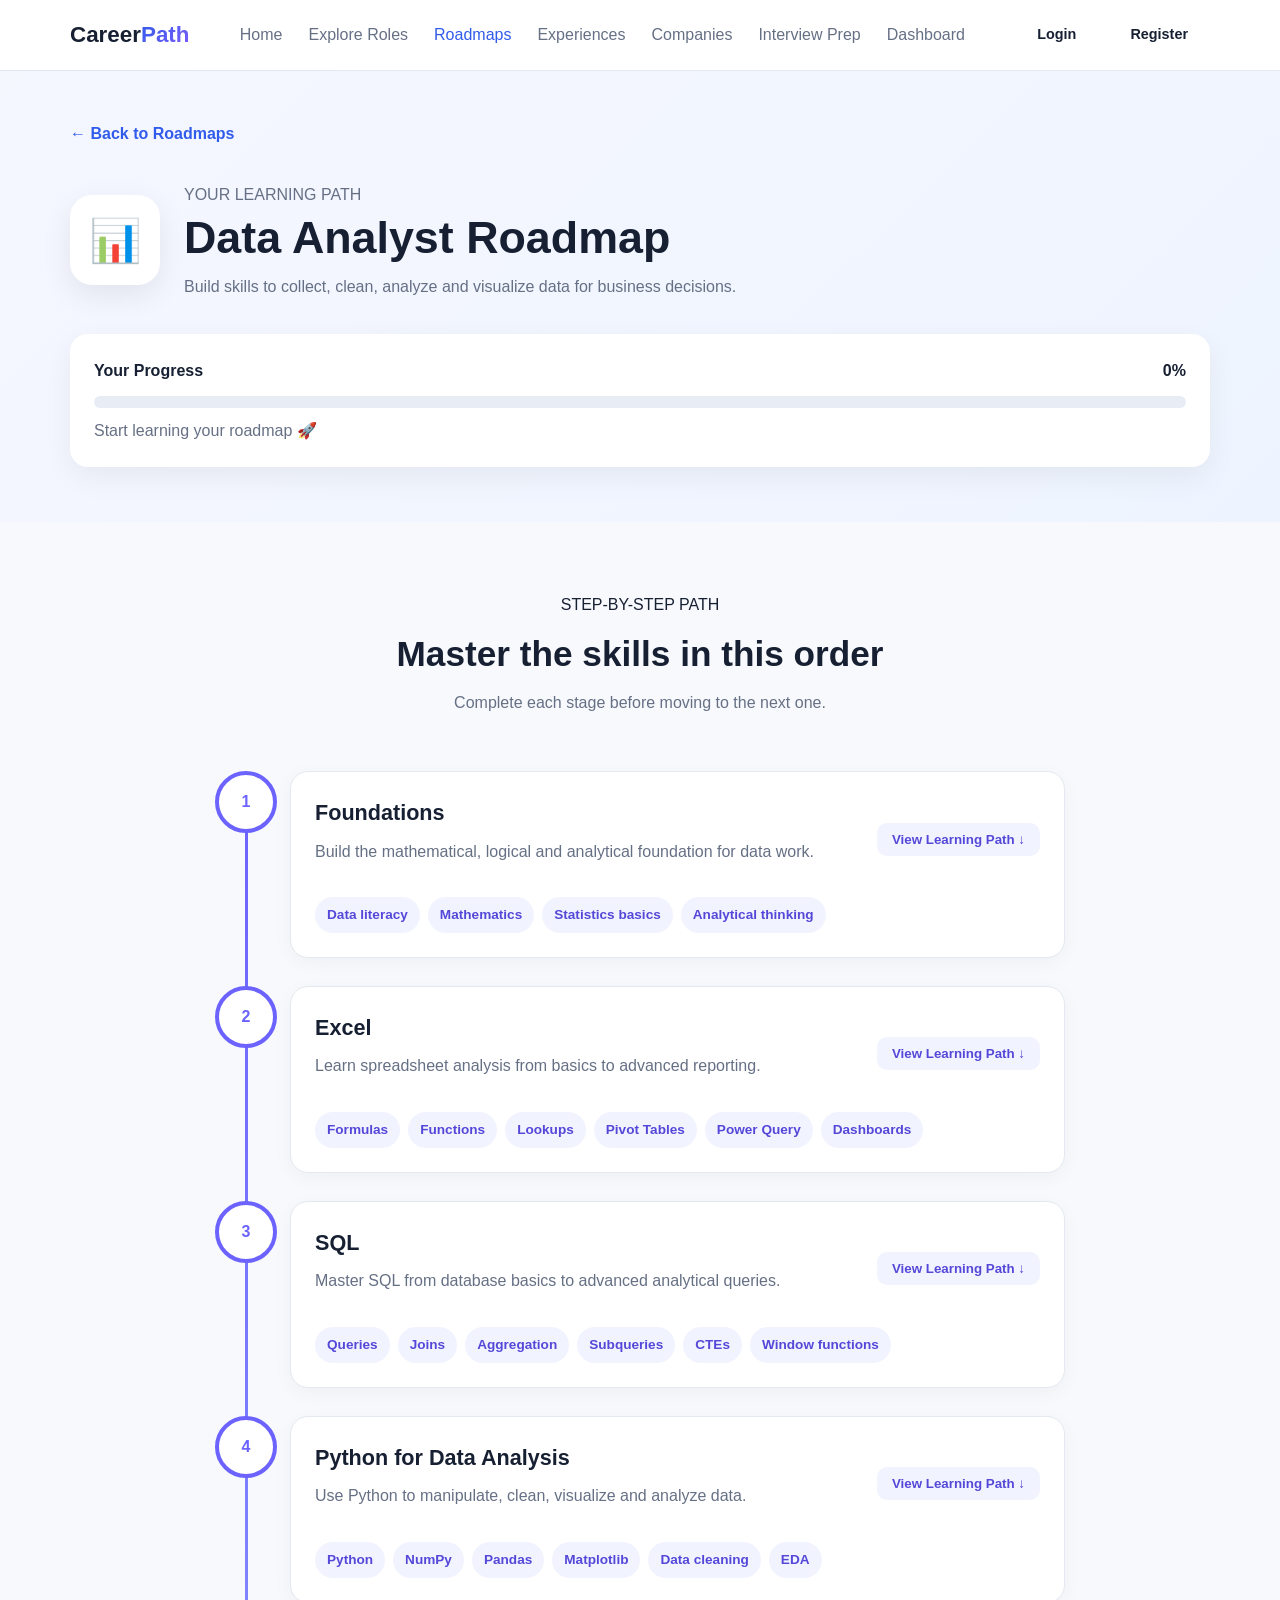
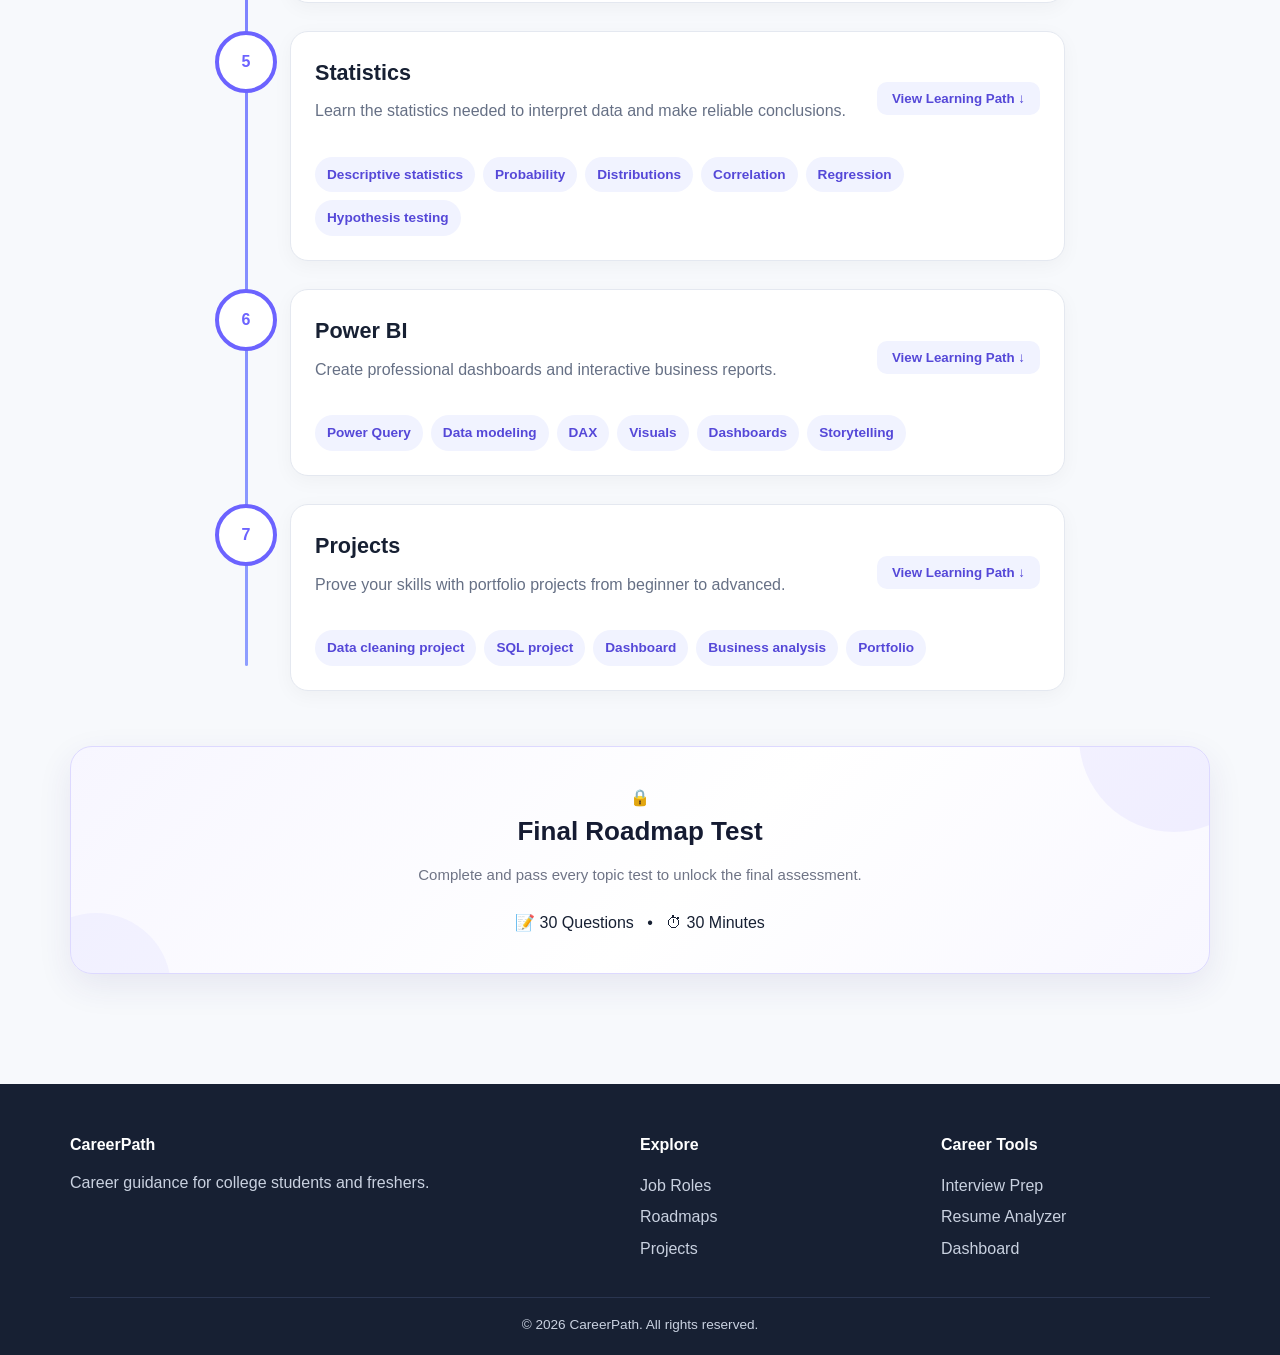
<file: pages/roadmap-details.html>
<!DOCTYPE html>
<html lang="en">

<head>
    <meta charset="UTF-8">
    <meta name="viewport" content="width=device-width, initial-scale=1.0">

    <title>Career Roadmap | CareerPath</title>

    <link rel="stylesheet" href="../css/style.css">
    <link rel="stylesheet" href="../css/navbar.css">
    <link rel="stylesheet" href="../css/roadmap-details.css">
    <link rel="stylesheet" href="../css/responsive.css">
</head>

<body data-root="../" data-page="Roadmaps">

    <div id="navbar"></div>

    <main>

        <!-- HERO -->
        <section class="roadmap-hero">
            <div class="container">

                <a href="roadmap.html" class="back-link">
                    ← Back to Roadmaps
                </a>

                <div class="role-hero-content">

                    <div class="role-icon" id="roleIcon">
                        📊
                    </div>

                    <div>
                        <p class="eyebrow">YOUR LEARNING PATH</p>

                        <h1 id="roleTitle">
                            Data Analyst Roadmap
                        </h1>

                        <p id="roleDescription">
                            Follow the roadmap step by step and track your progress.
                        </p>
                    </div>

                </div>

                <!-- PROGRESS -->
                <div class="progress-card">

                    <div class="progress-top">
                        <span>Your Progress</span>

                        <strong>
                            <span id="progressPercent">0</span>%
                        </strong>
                    </div>

                    <div class="progress-track">
                        <div id="progressBar" class="progress-fill"></div>
                    </div>

                    <p id="progressText">
                        Start learning your roadmap 🚀
                    </p>

                </div>

            </div>
        </section>


        <!-- ROADMAP -->
        <section class="roadmap-section">

            <div class="container">

                <div class="section-heading">
                    <p class="eyebrow">STEP-BY-STEP PATH</p>

                    <h2>Master the skills in this order</h2>

                    <p>
                        Complete each stage before moving to the next one.
                    </p>
                </div>

                <div id="roadmapContainer" class="roadmap-flow">
                    <!-- JavaScript will generate roadmap -->
                </div>

            </div>

        </section>

    </main>

    <div id="footer"></div>

    <script src="../js/main.js"></script>
    <script src="../js/roadmap.js"></script>

</body>

</html>
</file>
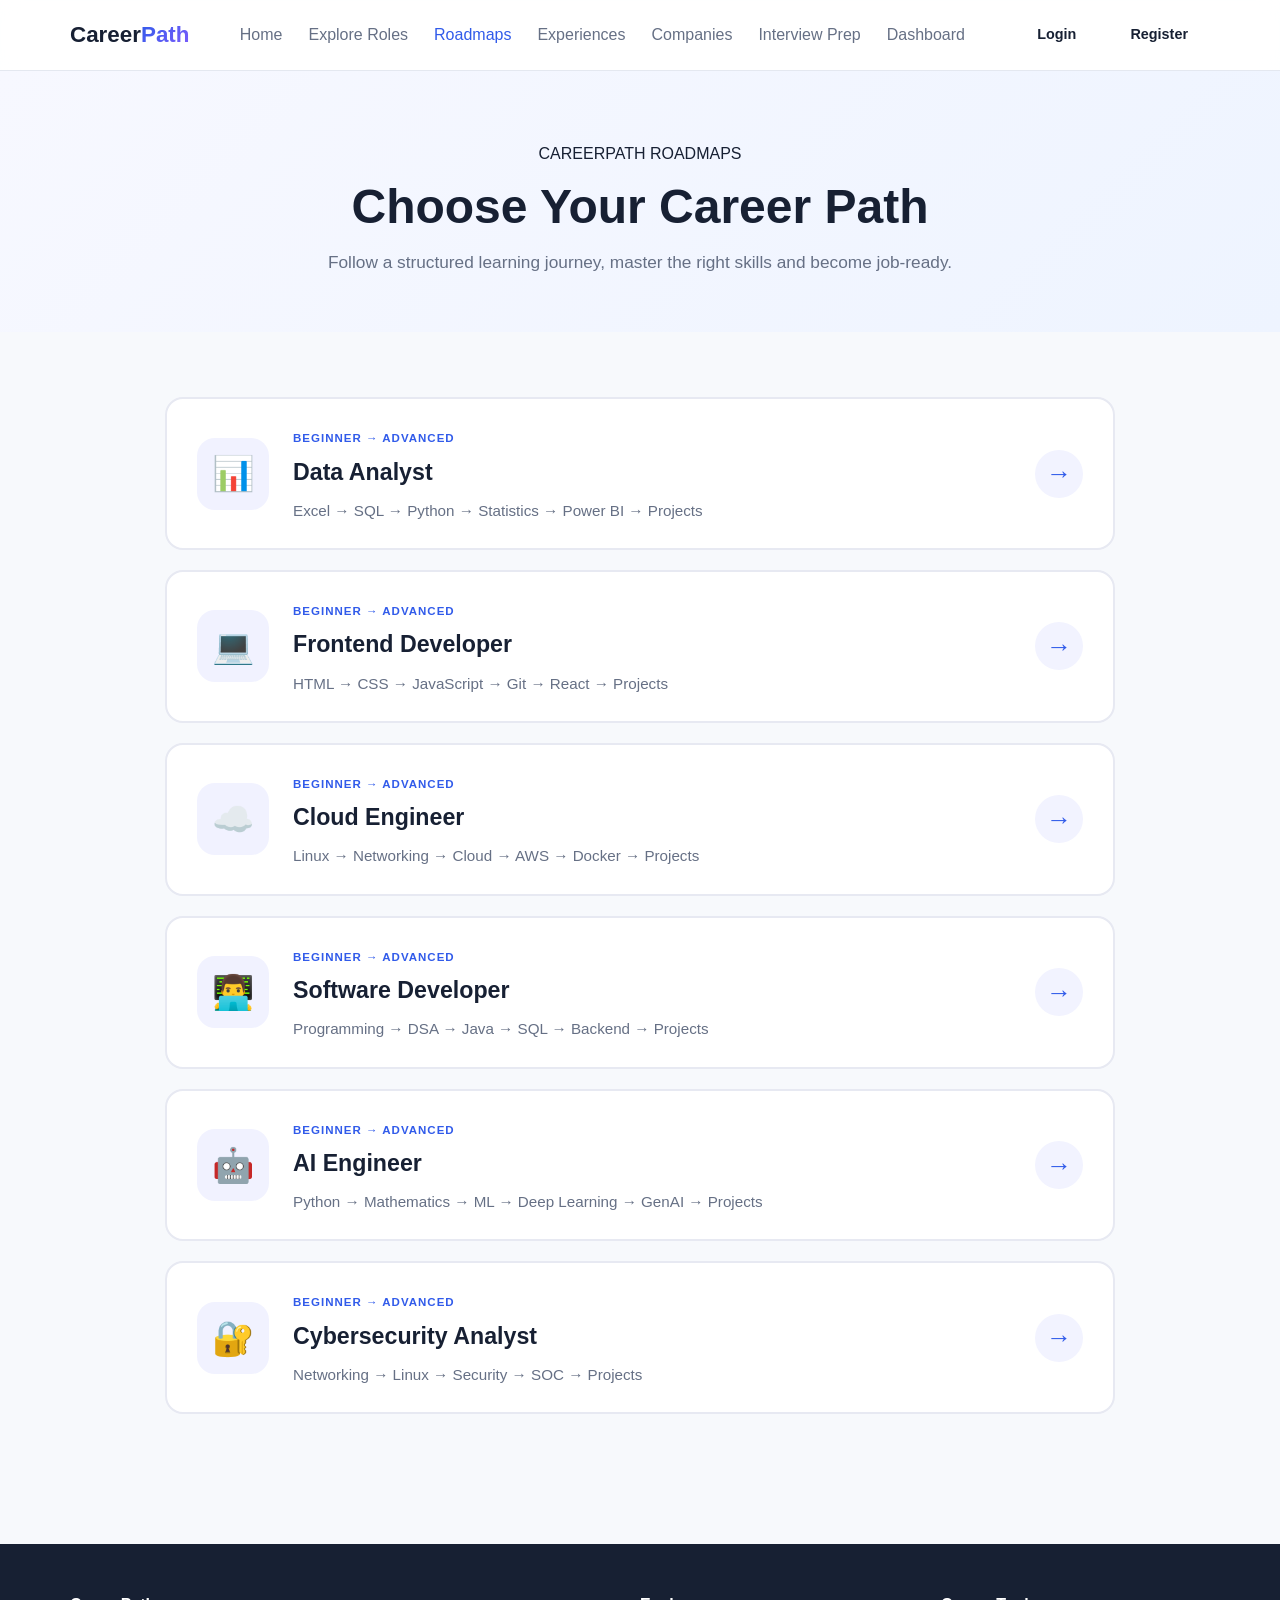
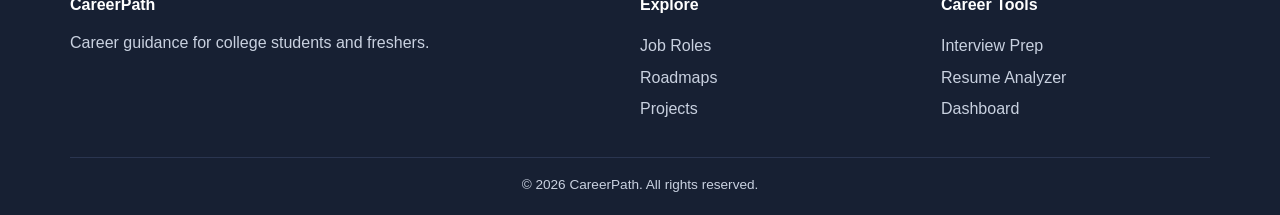
<file: pages/roadmap.html>
<!DOCTYPE html>
<html lang="en">

<head>

    <meta charset="UTF-8">

    <meta
        name="viewport"
        content="width=device-width, initial-scale=1.0"
    >

    <title>Career Roadmaps | CareerPath</title>

    <link rel="stylesheet" href="../css/style.css">
    <link rel="stylesheet" href="../css/navbar.css">
    <link rel="stylesheet" href="../css/roadmap.css">
    <link rel="stylesheet" href="../css/responsive.css">

</head>


<body data-root="../" data-page="Roadmaps">

    <!-- NAVBAR -->
    <div id="navbar"></div>


    <main>

        <!-- PAGE HEADER -->

        <section class="roadmap-page-hero">

            <div class="container">

                <p class="eyebrow">
                    CAREERPATH ROADMAPS
                </p>

                <h1>
                    Choose Your Career Path
                </h1>

                <p>
                    Follow a structured learning journey,
                    master the right skills and become job-ready.
                </p>

            </div>

        </section>


        <!-- CAREER PATHS -->

        <section class="roadmap-selection">

            <div class="container">

                <div class="roadmap-role-grid">


                    <!-- DATA ANALYST -->

                    <a
                        href="roadmap-details.html?role=data-analyst"
                        class="roadmap-role-card"
                    >

                        <div class="roadmap-card-icon">
                            📊
                        </div>

                        <div class="roadmap-card-content">

                            <span class="roadmap-level">
                                BEGINNER → ADVANCED
                            </span>

                            <h2>
                                Data Analyst
                            </h2>

                            <p>
                                Excel → SQL → Python →
                                Statistics → Power BI → Projects
                            </p>

                        </div>

                        <div class="roadmap-arrow">
                            →
                        </div>

                    </a>



                    <!-- FRONTEND DEVELOPER -->

                    <a
                        href="roadmap-details.html?role=frontend-developer"
                        class="roadmap-role-card"
                    >

                        <div class="roadmap-card-icon">
                            💻
                        </div>

                        <div class="roadmap-card-content">

                            <span class="roadmap-level">
                                BEGINNER → ADVANCED
                            </span>

                            <h2>
                                Frontend Developer
                            </h2>

                            <p>
                                HTML → CSS → JavaScript →
                                Git → React → Projects
                            </p>

                        </div>

                        <div class="roadmap-arrow">
                            →
                        </div>

                    </a>



                    <!-- CLOUD ENGINEER -->

                    <a
                        href="roadmap-details.html?role=cloud-engineer"
                        class="roadmap-role-card"
                    >

                        <div class="roadmap-card-icon">
                            ☁️
                        </div>

                        <div class="roadmap-card-content">

                            <span class="roadmap-level">
                                BEGINNER → ADVANCED
                            </span>

                            <h2>
                                Cloud Engineer
                            </h2>

                            <p>
                                Linux → Networking → Cloud →
                                AWS → Docker → Projects
                            </p>

                        </div>

                        <div class="roadmap-arrow">
                            →
                        </div>

                    </a>



                    <!-- SOFTWARE DEVELOPER -->

                    <a
                        href="roadmap-details.html?role=software-developer"
                        class="roadmap-role-card"
                    >

                        <div class="roadmap-card-icon">
                            👨‍💻
                        </div>

                        <div class="roadmap-card-content">

                            <span class="roadmap-level">
                                BEGINNER → ADVANCED
                            </span>

                            <h2>
                                Software Developer
                            </h2>

                            <p>
                                Programming → DSA → Java →
                                SQL → Backend → Projects
                            </p>

                        </div>

                        <div class="roadmap-arrow">
                            →
                        </div>

                    </a>



                    <!-- AI ENGINEER -->

                    <a
                        href="roadmap-details.html?role=ai-engineer"
                        class="roadmap-role-card"
                    >

                        <div class="roadmap-card-icon">
                            🤖
                        </div>

                        <div class="roadmap-card-content">

                            <span class="roadmap-level">
                                BEGINNER → ADVANCED
                            </span>

                            <h2>
                                AI Engineer
                            </h2>

                            <p>
                                Python → Mathematics → ML →
                                Deep Learning → GenAI → Projects
                            </p>

                        </div>

                        <div class="roadmap-arrow">
                            →
                        </div>

                    </a>



                    <!-- CYBERSECURITY -->

                    <a
                        href="roadmap-details.html?role=cybersecurity-analyst"
                        class="roadmap-role-card"
                    >

                        <div class="roadmap-card-icon">
                            🔐
                        </div>

                        <div class="roadmap-card-content">

                            <span class="roadmap-level">
                                BEGINNER → ADVANCED
                            </span>

                            <h2>
                                Cybersecurity Analyst
                            </h2>

                            <p>
                                Networking → Linux → Security →
                                SOC → Projects
                            </p>

                        </div>

                        <div class="roadmap-arrow">
                            →
                        </div>

                    </a>


                </div>

            </div>

        </section>

    </main>


    <!-- FOOTER -->

    <div id="footer"></div>


    <script src="../js/main.js"></script>

</body>

</html>
</file>
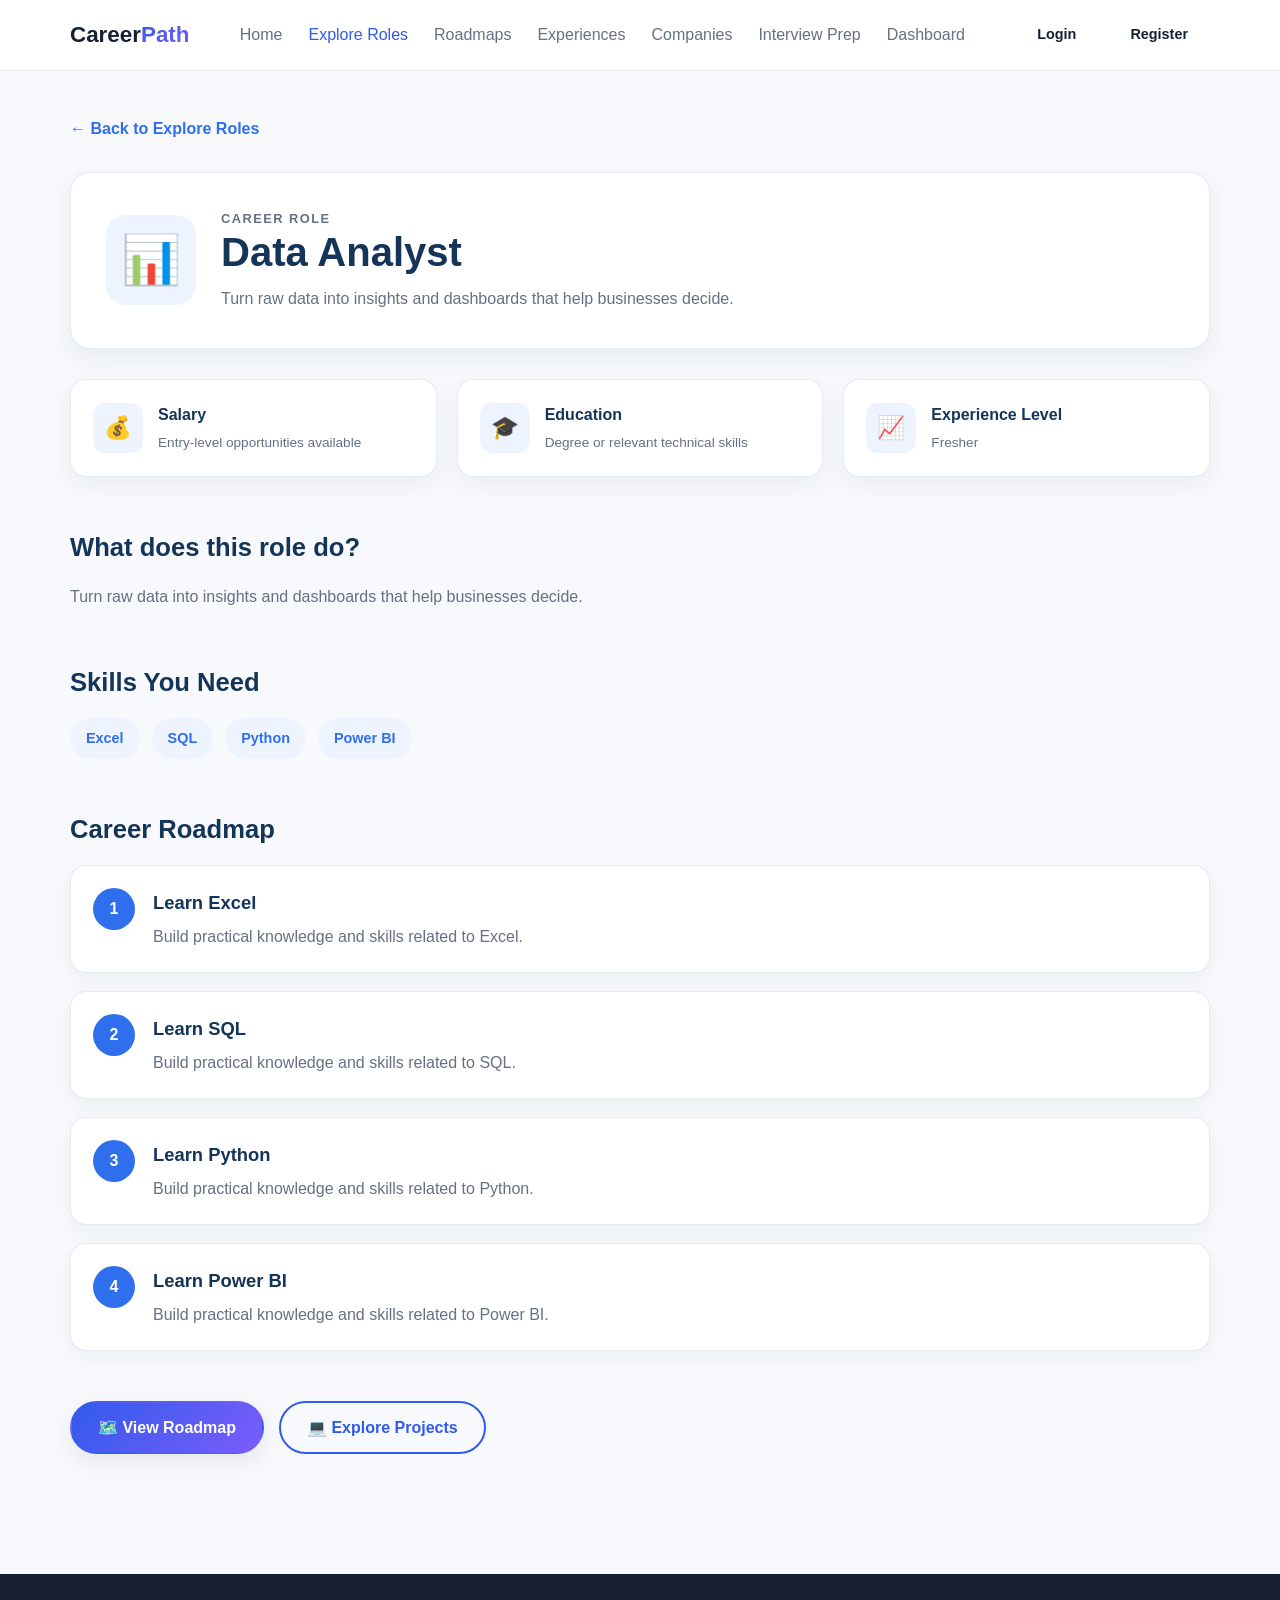
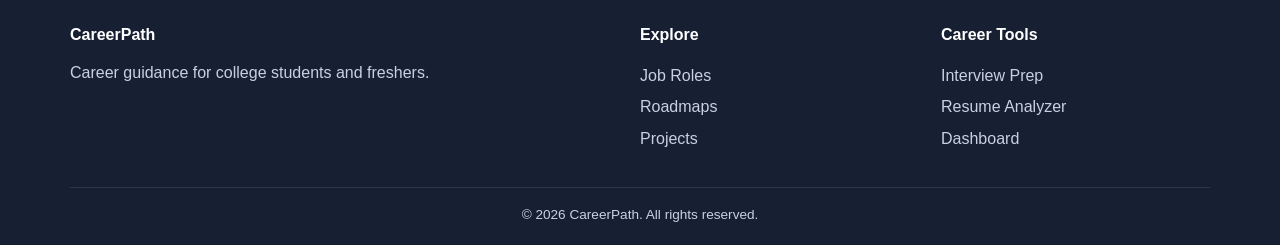
<file: pages/role-details.html>
<!DOCTYPE html>
<html lang="en">

<head>
    <meta charset="UTF-8">
    <meta name="viewport" content="width=device-width, initial-scale=1.0">

    <title>Role Details | CareerPath</title>

    <link rel="stylesheet" href="../css/style.css">
    <link rel="stylesheet" href="../css/navbar.css">
    <link rel="stylesheet" href="../css/role-details.css">
    <link rel="stylesheet" href="../css/responsive.css">
</head>

<body data-root="../" data-page="Explore Roles">

    <!-- NAVBAR -->
    <div id="navbar"></div>


    <!-- ROLE DETAILS -->

    <main class="role-details-page">

        <div class="container">

            <!-- BACK BUTTON -->

            <a href="roles.html" class="back-link">
                ← Back to Explore Roles
            </a>


            <!-- ROLE HEADER -->

            <section class="role-header">

                <div class="role-header-icon" id="roleIcon">
                    💼
                </div>

                <div>

                    <p class="eyebrow">
                        CAREER ROLE
                    </p>

                    <h1 id="roleTitle">
                        Loading...
                    </h1>

                    <p id="roleDescription">
                        Loading role information...
                    </p>

                </div>

            </section>


            <!-- QUICK INFORMATION -->

            <section class="quick-info">

                <div class="info-card">

                    <span class="info-icon">💰</span>

                    <div>
                        <h3>Salary</h3>
                        <p id="roleSalary">
                            Depends on experience and company
                        </p>
                    </div>

                </div>


                <div class="info-card">

                    <span class="info-icon">🎓</span>

                    <div>
                        <h3>Education</h3>
                        <p id="roleEducation">
                            Degree or relevant technical skills
                        </p>
                    </div>

                </div>


                <div class="info-card">

                    <span class="info-icon">📈</span>

                    <div>
                        <h3>Experience Level</h3>
                        <p id="roleExperience">
                            Fresher
                        </p>
                    </div>

                </div>

            </section>


            <!-- ABOUT -->

            <section class="details-section">

                <h2>What does this role do?</h2>

                <p id="roleAbout">
                    Loading...
                </p>

            </section>


            <!-- SKILLS -->

            <section class="details-section">

                <h2>Skills You Need</h2>

                <div class="skills-list" id="skillsList">
                    <!-- Skills generated by JavaScript -->
                </div>

            </section>


            <!-- ROADMAP -->

            <section class="details-section">

                <h2>Career Roadmap</h2>

                <div class="roadmap-steps" id="roleRoadmap">

                    <!-- Roadmap generated by JavaScript -->

                </div>

            </section>


            <!-- ACTION BUTTONS -->

            <section class="role-actions">

                <a id="roadmapButton"
                   href="roadmap.html"
                   class="btn btn-primary">

                    🗺️ View Roadmap

                </a>

                <a id="projectsButton"
   href="projects.html"
   class="btn btn-outline">

    💻 Explore Projects

</a>

            </section>

        </div>

    </main>


    <!-- FOOTER -->

    <div id="footer"></div>


    <!-- JAVASCRIPT -->

    <script src="../js/main.js"></script>

    <!-- ROLE DETAILS JAVASCRIPT -->
    <script src="../js/role-details.js"></script>

</body>

</html>
</file>
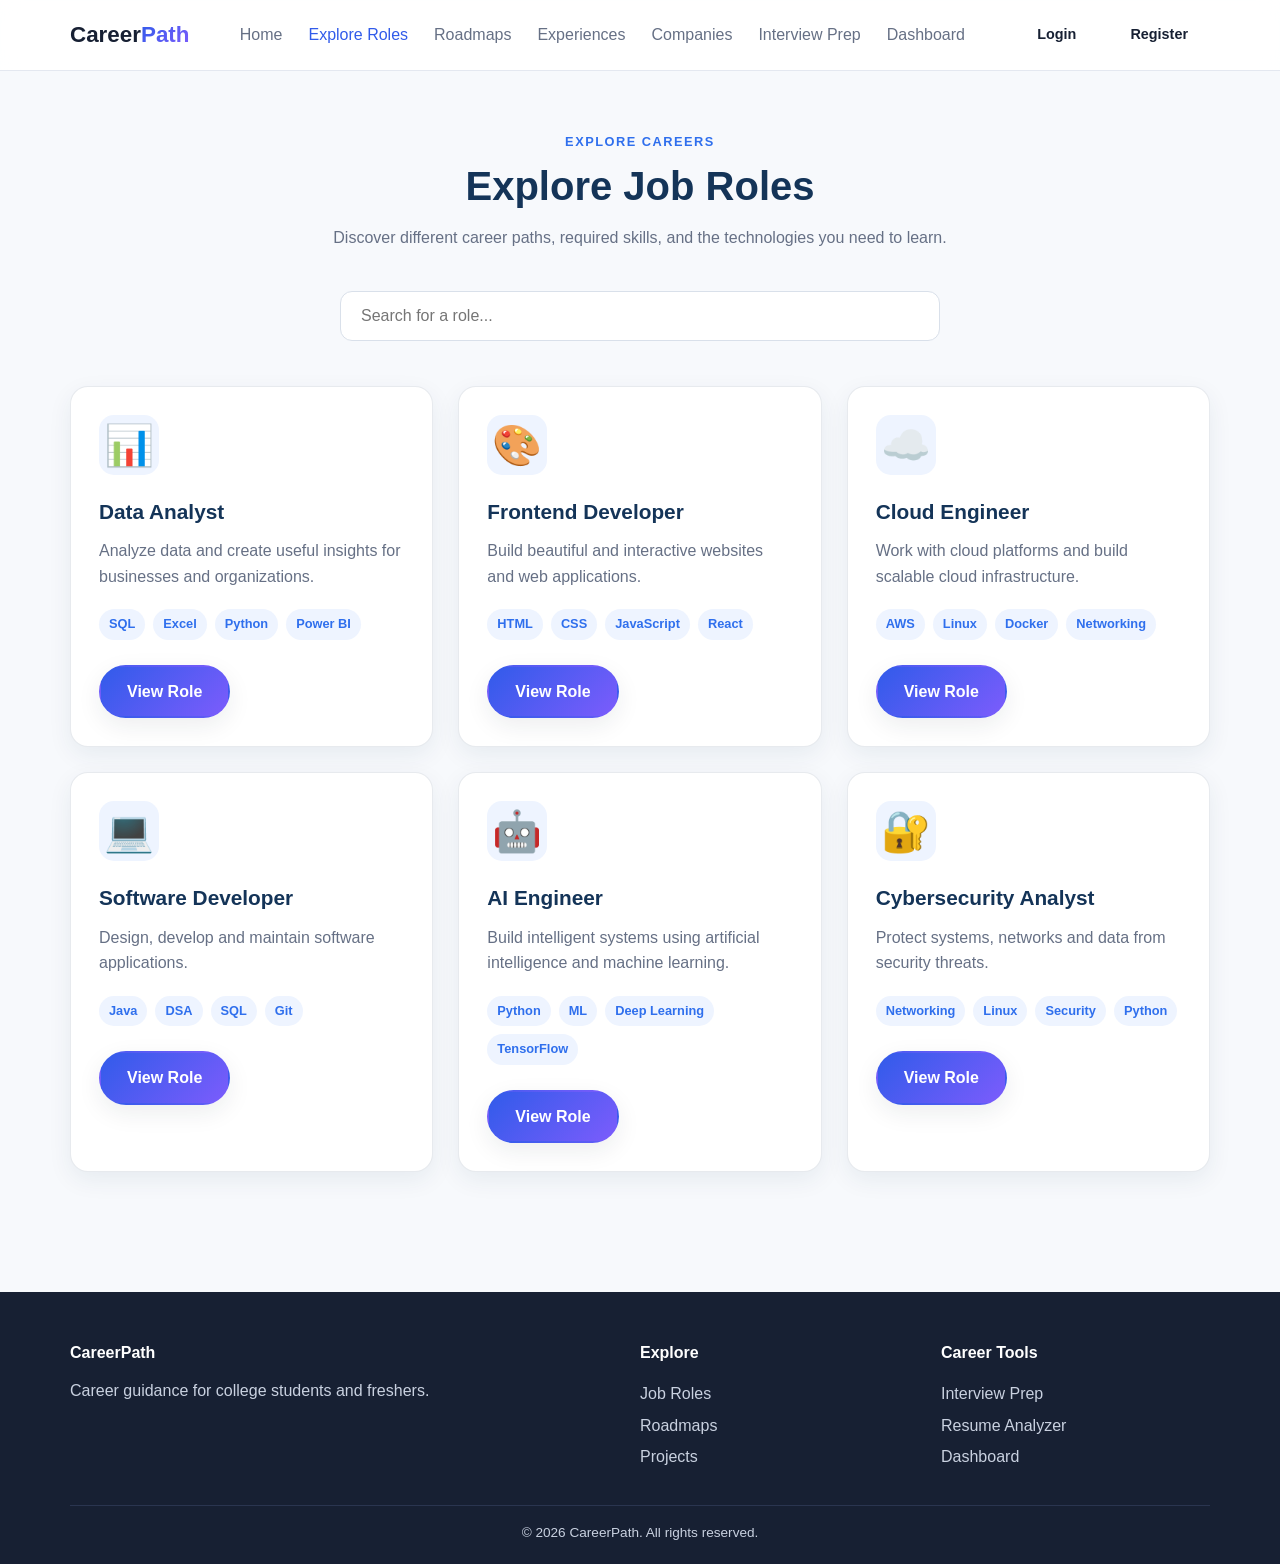
<file: pages/roles.html>
<!DOCTYPE html>
<html lang="en">

<head>
    <meta charset="UTF-8">
    <meta name="viewport" content="width=device-width, initial-scale=1.0">

    <title>Explore Roles | CareerPath</title>

    <link rel="stylesheet" href="../css/style.css">
    <link rel="stylesheet" href="../css/navbar.css">
    <link rel="stylesheet" href="../css/roles.css">
    <link rel="stylesheet" href="../css/responsive.css">
</head>

<body data-root="../" data-page="Explore Roles">

    <!-- NAVBAR -->
    <div id="navbar"></div>


    <!-- MAIN CONTENT -->
    <main class="roles-page">

        <div class="container">

            <div class="roles-header">

                <p class="eyebrow">EXPLORE CAREERS</p>

                <h1>Explore Job Roles</h1>

                <p>
                    Discover different career paths, required skills,
                    and the technologies you need to learn.
                </p>

            </div>


            <!-- SEARCH -->
            <div class="roles-search">

                <input
                    type="text"
                    id="roleSearch"
                    placeholder="Search for a role..."
                >

            </div>


            <!-- ROLE CARDS -->
            <div class="roles-grid" id="rolesGrid">


                <!-- DATA ANALYST -->
                <div class="role-card">

                    <div class="role-icon">📊</div>

                    <h2>Data Analyst</h2>

                    <p>
                        Analyze data and create useful insights
                        for businesses and organizations.
                    </p>

                    <div class="skills">

                        <span>SQL</span>
                        <span>Excel</span>
                        <span>Python</span>
                        <span>Power BI</span>

                    </div>

                    <a
                        href="role-details.html?role=data-analyst"
                        class="btn btn-primary"
                    >
                        View Role
                    </a>

                </div>


                <!-- FRONTEND DEVELOPER -->
                <div class="role-card">

                    <div class="role-icon">🎨</div>

                    <h2>Frontend Developer</h2>

                    <p>
                        Build beautiful and interactive websites
                        and web applications.
                    </p>

                    <div class="skills">

                        <span>HTML</span>
                        <span>CSS</span>
                        <span>JavaScript</span>
                        <span>React</span>

                    </div>

                    <a
                        href="role-details.html?role=frontend-developer"
                        class="btn btn-primary"
                    >
                        View Role
                    </a>

                </div>


                <!-- CLOUD ENGINEER -->
                <div class="role-card">

                    <div class="role-icon">☁️</div>

                    <h2>Cloud Engineer</h2>

                    <p>
                        Work with cloud platforms and build
                        scalable cloud infrastructure.
                    </p>

                    <div class="skills">

                        <span>AWS</span>
                        <span>Linux</span>
                        <span>Docker</span>
                        <span>Networking</span>

                    </div>

                    <a
                        href="role-details.html?role=cloud-engineer"
                        class="btn btn-primary"
                    >
                        View Role
                    </a>

                </div>


                <!-- SOFTWARE DEVELOPER -->
                <div class="role-card">

                    <div class="role-icon">💻</div>

                    <h2>Software Developer</h2>

                    <p>
                        Design, develop and maintain software
                        applications.
                    </p>

                    <div class="skills">

                        <span>Java</span>
                        <span>DSA</span>
                        <span>SQL</span>
                        <span>Git</span>

                    </div>

                    <a
                        href="role-details.html?role=software-developer"
                        class="btn btn-primary"
                    >
                        View Role
                    </a>

                </div>


                <!-- AI ENGINEER -->
                <div class="role-card">

                    <div class="role-icon">🤖</div>

                    <h2>AI Engineer</h2>

                    <p>
                        Build intelligent systems using artificial
                        intelligence and machine learning.
                    </p>

                    <div class="skills">

                        <span>Python</span>
                        <span>ML</span>
                        <span>Deep Learning</span>
                        <span>TensorFlow</span>

                    </div>

                    <a
                        href="role-details.html?role=ai-engineer"
                        class="btn btn-primary"
                    >
                        View Role
                    </a>

                </div>


                <!-- CYBERSECURITY -->
                <div class="role-card">

                    <div class="role-icon">🔐</div>

                    <h2>Cybersecurity Analyst</h2>

                    <p>
                        Protect systems, networks and data
                        from security threats.
                    </p>

                    <div class="skills">

                        <span>Networking</span>
                        <span>Linux</span>
                        <span>Security</span>
                        <span>Python</span>

                    </div>

                    <a
                        href="role-details.html?role=cybersecurity"
                        class="btn btn-primary"
                    >
                        View Role
                    </a>

                </div>

            </div>

        </div>

    </main>


    <!-- FOOTER -->
    <div id="footer"></div>


    <!-- JAVASCRIPT -->
    <script src="../js/main.js"></script>

</body>

</html>
</file>
<file: css/style.css>
/* =========================================================
   CareerPath design system (shared by every page)
   1. Variables  2. Reset  3. Typography  4. Layout
   5. Buttons    6. Cards  7. Tags/Progress  8. Animations
   ========================================================= */

/* 1. VARIABLES - change colours here and the whole site updates */
:root {
  --primary: #315BEA;
  --secondary: #7C5CFC;
  --bg: #F7F9FC;
  --text: #172033;
  --text-light: #667085;
  --white: #FFFFFF;
  --border: #E4E8F0;
  --gradient: linear-gradient(135deg, var(--primary), var(--secondary));
  --radius: 16px;
  --shadow: 0 8px 24px rgba(23, 32, 51, 0.08);
  --shadow-hover: 0 14px 32px rgba(49, 91, 234, 0.18);
  --font: 'Inter', 'Segoe UI', Arial, sans-serif;
}

/* 2. RESET */
* { margin: 0; padding: 0; box-sizing: border-box; }
html { scroll-behavior: smooth; }
body { font-family: var(--font); background: var(--bg); color: var(--text); line-height: 1.6; }
img { max-width: 100%; display: block; }
a { color: inherit; text-decoration: none; }
ul { list-style: none; }

/* 3. TYPOGRAPHY */
h1 { font-size: 3rem; line-height: 1.15; }
h2 { font-size: 2rem; }
h3 { font-size: 1.15rem; }
.muted { color: var(--text-light); }
.gradient-text { background: var(--gradient); -webkit-background-clip: text; background-clip: text; color: transparent; }

/* 4. LAYOUT */
.container { width: min(1140px, 92%); margin: 0 auto; }
.section { padding: 72px 0; }
.section-title { text-align: center; margin-bottom: 40px; }
.section-title p { color: var(--text-light); margin-top: 8px; }
.grid { display: grid; gap: 24px; }
/* auto-fit = cards wrap by themselves on any screen size */
.grid-cards { grid-template-columns: repeat(auto-fit, minmax(240px, 1fr)); }

/* 5. BUTTONS */
.btn { display: inline-block; padding: 12px 26px; border-radius: 999px; font-weight: 600;
  border: 2px solid transparent; cursor: pointer; font-family: inherit; font-size: 1rem;
  transition: transform .25s, box-shadow .25s, background .25s; }
.btn:hover { transform: translateY(-3px); }
.btn-primary { background: var(--gradient); color: var(--white); box-shadow: var(--shadow); }
.btn-primary:hover { box-shadow: var(--shadow-hover); }
.btn-outline { border-color: var(--primary); color: var(--primary); background: transparent; }
.btn-outline:hover { background: var(--primary); color: var(--white); }

/* 6. CARDS */
.card { background: var(--white); border-radius: var(--radius); padding: 24px;
  box-shadow: var(--shadow); border: 1px solid var(--border);
  transition: transform .3s, box-shadow .3s; }
.card:hover { transform: translateY(-6px); box-shadow: var(--shadow-hover); }
.card-icon { font-size: 2rem; margin-bottom: 12px; }

/* 7. TAGS + PROGRESS BAR */
.tag { display: inline-block; font-size: .78rem; padding: 4px 10px; border-radius: 999px;
  background: #EEF2FF; color: var(--primary); margin: 2px 4px 2px 0; font-weight: 500; }
.progress { height: 10px; background: #E9EDF5; border-radius: 999px; overflow: hidden; }
.progress-fill { height: 100%; width: 0; background: var(--gradient); border-radius: 999px;
  transition: width 1s ease; }

/* 8. ANIMATIONS */
.reveal { opacity: 0; transform: translateY(28px); transition: opacity .7s ease, transform .7s ease; }
.reveal.visible { opacity: 1; transform: none; }
@keyframes float { 0%,100% { transform: translateY(0); } 50% { transform: translateY(-16px); } }
@media (prefers-reduced-motion: reduce) {
  * { animation: none !important; transition: none !important; }
  .reveal { opacity: 1; transform: none; }
}
</file>
<file: css/navbar.css>
/* Navbar + footer (same on every page) */
.navbar { position: sticky; top: 0; z-index: 100; background: rgba(255,255,255,.9);
  backdrop-filter: blur(10px); border-bottom: 1px solid var(--border); }
.nav-inner { display: flex; align-items: center; justify-content: space-between; height: 70px; }
.logo { font-size: 1.4rem; font-weight: 800; }
.logo span { background: var(--gradient); -webkit-background-clip: text; background-clip: text; color: transparent; }
.nav-links { display: flex; gap: 26px; }
.nav-links a { color: var(--text-light); font-weight: 500; padding: 6px 0; transition: color .2s; }
.nav-links a:hover, .nav-links a.active { color: var(--primary); }
.nav-auth { display: flex; gap: 10px; }
.nav-auth .btn { padding: 8px 20px; font-size: .9rem; }
.menu-toggle { display: none; background: none; border: none; font-size: 1.8rem; cursor: pointer; color: var(--text); }

.footer { background: var(--text); color: #C9D1E0; padding: 48px 0 20px; margin-top: 40px; }
.footer-grid { display: grid; grid-template-columns: 2fr 1fr 1fr; gap: 32px; }
.footer h4 { color: var(--white); margin-bottom: 12px; }
.footer a { display: block; padding: 3px 0; }
.footer a:hover { color: var(--white); }
.footer-bottom { text-align: center; margin-top: 32px; padding-top: 16px;
  border-top: 1px solid #2A3550; font-size: .85rem; }
</file>
<file: css/home.css>
/* Homepage-only styles (index.html) */
.hero { position: relative; overflow: hidden; padding: 80px 0 90px;
  background: linear-gradient(180deg, #EEF2FF 0%, var(--bg) 100%); }
.hero-inner { display: grid; grid-template-columns: 1.1fr 1fr; gap: 40px; align-items: center; position: relative; z-index: 1; }
.hero-sub { font-size: 1.15rem; color: var(--text-light); margin: 18px 0 30px; max-width: 520px; }
.hero-buttons { display: flex; gap: 14px; flex-wrap: wrap; }

/* floating background blobs */
.blob { position: absolute; border-radius: 50%; filter: blur(60px); opacity: .35; animation: float 7s ease-in-out infinite; }
.blob-1 { width: 320px; height: 320px; background: var(--primary); top: -80px; left: -80px; }
.blob-2 { width: 260px; height: 260px; background: var(--secondary); bottom: -60px; right: 8%; animation-delay: 2s; }

.hero-visual { position: relative; }
.hero-card { background: var(--white); border-radius: 20px; padding: 28px; box-shadow: var(--shadow-hover); }
.bar-label { margin: 14px 0 4px; font-weight: 600; font-size: .9rem; }
.float-chip { position: absolute; background: var(--white); padding: 8px 16px; border-radius: 999px;
  box-shadow: var(--shadow); font-weight: 600; animation: float 5s ease-in-out infinite; }
.chip-1 { top: -18px; right: 10px; }
.chip-2 { bottom: -18px; left: 10px; animation-delay: 1.5s; }

.alt-bg { background: var(--white); }
.step { position: relative; }
.step-num { display: inline-flex; width: 36px; height: 36px; align-items: center; justify-content: center;
  border-radius: 50%; background: var(--gradient); color: var(--white); font-weight: 700; margin-bottom: 10px; }
a.card { display: block; }
.center { text-align: center; margin-top: 32px; }
.company-row { text-align: center; }
.company-row .tag { font-size: 1rem; padding: 10px 22px; margin: 6px; }

.cta { background: var(--gradient); color: var(--white); text-align: center; padding: 56px 20px;
  border-radius: 24px; margin: 20px auto 0; }
.cta p { margin: 10px 0 24px; opacity: .9; }
.btn-white { background: var(--white); color: var(--primary); }
</file>
<file: css/responsive.css>
/* Responsive rules (loaded last so it can override other files) */
@media (max-width: 992px) {
  h1 { font-size: 2.4rem; }
  .hero-inner { grid-template-columns: 1fr; text-align: center; }
  .hero-buttons { justify-content: center; }
  .hero-visual { display: none; }
}
@media (max-width: 768px) {
  .section { padding: 48px 0; }
  h2 { font-size: 1.6rem; }
  .menu-toggle { display: block; }
  /* the nav links + login buttons turn into a dropdown menu */
  .nav-links, .nav-auth { display: none; }
  .navbar.open .nav-links, .navbar.open .nav-auth { display: flex; }
  .navbar.open .nav-links { flex-direction: column; position: absolute; top: 70px; left: 0; right: 0;
    background: var(--white); padding: 16px 5%; gap: 14px; border-bottom: 1px solid var(--border); }
  .navbar.open .nav-auth { position: absolute; top: 330px; left: 0; right: 0;
    background: var(--white); padding: 0 5% 16px; }
  .footer-grid { grid-template-columns: 1fr; }
}
@media (max-width: 480px) {
  h1 { font-size: 2rem; }
  .hero-buttons .btn { width: 100%; text-align: center; }
}
</file>
<file: css/login.css>
/* =========================================
   LOGIN PAGE
   ========================================= */

.auth-card {
  width: min(100%, 480px);
  margin: 60px auto;
  padding: 40px;
  background: #ffffff;
  border: 1px solid rgba(20, 52, 88, 0.12);
  border-radius: 20px;
  box-shadow: 0 15px 40px rgba(20, 52, 88, 0.12);
}

.auth-card h1 {
  margin: 0 0 10px;
  color: var(--text, #143458);
  font-size: 2rem;
}

.auth-card .muted {
  margin-bottom: 30px;
  color: var(--text-light, #667085);
}

#loginForm {
  display: flex;
  flex-direction: column;
  gap: 20px;
}

.form-group {
  display: flex;
  flex-direction: column;
  gap: 8px;
}

.form-group label {
  font-weight: 600;
  color: var(--text, #143458);
  font-size: 0.95rem;
}

.form-group input {
  width: 100%;
  box-sizing: border-box;
  padding: 13px 15px;
  border: 1px solid #d5dce5;
  border-radius: 10px;
  background: #fff;
  color: #143458;
  font-size: 1rem;
  outline: none;
  transition: 0.2s ease;
}

.form-group input::placeholder {
  color: #98a2b3;
}

.form-group input:focus {
  border-color: #2f6fed;
  box-shadow: 0 0 0 3px rgba(47, 111, 237, 0.12);
}

#loginForm .btn {
  width: 100%;
  padding: 13px 20px;
  margin-top: 5px;
  border: none;
  border-radius: 10px;
  background: #2f6fed;
  color: #ffffff;
  font-size: 1rem;
  font-weight: 600;
  cursor: pointer;
  transition: 0.2s ease;
}

#loginForm .btn:hover {
  background: #245dcc;
  transform: translateY(-1px);
}

.auth-switch {
  margin-top: 25px;
  text-align: center;
  color: #667085;
}

.auth-switch a {
  color: #2f6fed;
  font-weight: 600;
  text-decoration: none;
}

.auth-switch a:hover {
  text-decoration: underline;
}


/* =========================================
   MOBILE
   ========================================= */

@media (max-width: 600px) {

  .auth-card {
    margin: 30px 15px;
    padding: 25px 20px;
    border-radius: 16px;
  }

  .auth-card h1 {
    font-size: 1.6rem;
  }

}
</file>
<file: css/register.css>
/* =========================================
   REGISTER PAGE
   ========================================= */

.auth-card {
  width: min(100%, 480px);
  margin: 60px auto;
  padding: 40px;
  background: #ffffff;
  border: 1px solid rgba(20, 52, 88, 0.12);
  border-radius: 20px;
  box-shadow: 0 15px 40px rgba(20, 52, 88, 0.12);
}

.auth-card h1 {
  margin: 0 0 10px;
  color: var(--text, #143458);
  font-size: 2rem;
}

.auth-card .muted {
  margin-bottom: 30px;
  color: var(--text-light, #667085);
}

#registerForm {
  display: flex;
  flex-direction: column;
  gap: 20px;
}

.form-group {
  display: flex;
  flex-direction: column;
  gap: 8px;
}

.form-group label {
  font-weight: 600;
  color: var(--text, #143458);
  font-size: 0.95rem;
}

.form-group input {
  width: 100%;
  box-sizing: border-box;
  padding: 13px 15px;
  border: 1px solid #d5dce5;
  border-radius: 10px;
  background: #fff;
  color: #143458;
  font-size: 1rem;
  outline: none;
  transition: 0.2s ease;
}

.form-group input::placeholder {
  color: #98a2b3;
}

.form-group input:focus {
  border-color: #2f6fed;
  box-shadow: 0 0 0 3px rgba(47, 111, 237, 0.12);
}

#registerForm .btn {
  width: 100%;
  padding: 13px 20px;
  margin-top: 5px;
  border: none;
  border-radius: 10px;
  background: #2f6fed;
  color: #ffffff;
  font-size: 1rem;
  font-weight: 600;
  cursor: pointer;
  transition: 0.2s ease;
}

#registerForm .btn:hover {
  background: #245dcc;
  transform: translateY(-1px);
}

.auth-switch {
  margin-top: 25px;
  text-align: center;
  color: #667085;
}

.auth-switch a {
  color: #2f6fed;
  font-weight: 600;
  text-decoration: none;
}

.auth-switch a:hover {
  text-decoration: underline;
}


/* =========================================
   MOBILE
   ========================================= */

@media (max-width: 600px) {

  .auth-card {
    margin: 30px 15px;
    padding: 25px 20px;
    border-radius: 16px;
  }

  .auth-card h1 {
    font-size: 1.6rem;
  }

}
</file>
<file: css/companies.css>
.page-hero {
  text-align: center;
  max-width: 750px;
  margin: 20px auto 40px;
}

.page-hero h1 {
  color: #143458;
  font-size: 2.5rem;
  margin: 10px 0;
}

.page-hero p {
  color: #667085;
  line-height: 1.7;
}

.eyebrow {
  color: #2f6fed;
  font-size: 0.8rem;
  font-weight: 700;
  letter-spacing: 1.5px;
}

.company-search {
  margin-bottom: 30px;
}

.company-search input {
  width: 100%;
  box-sizing: border-box;
  padding: 14px 16px;

  border: 1px solid #d5dce5;
  border-radius: 10px;

  font-size: 1rem;
  outline: none;
}

.company-search input:focus {
  border-color: #2f6fed;
}

.company-grid {
  display: grid;
  grid-template-columns: repeat(2, 1fr);
  gap: 22px;
}

.company-card {
  display: flex;
  gap: 20px;

  padding: 25px;

  background: #ffffff;
  border: 1px solid rgba(20, 52, 88, 0.1);
  border-radius: 18px;

  box-shadow: 0 8px 25px rgba(20, 52, 88, 0.06);

  transition: 0.2s ease;
}

.company-card:hover {
  transform: translateY(-4px);
  box-shadow: 0 15px 35px rgba(20, 52, 88, 0.12);
}

.company-logo {
  min-width: 58px;
  height: 58px;

  display: flex;
  align-items: center;
  justify-content: center;

  border-radius: 14px;

  background: #eef4ff;
  color: #2f6fed;

  font-size: 1.6rem;
  font-weight: 700;
}

.company-info h2 {
  margin: 0 0 6px;
  color: #143458;
}

.company-info p {
  margin: 0 0 15px;
  color: #667085;
  font-size: 0.9rem;
}

.company-tags {
  display: flex;
  flex-wrap: wrap;
  gap: 7px;
  margin-bottom: 18px;
}

.company-tags span {
  padding: 5px 10px;
  background: #eef4ff;
  color: #2f6fed;
  border-radius: 20px;
  font-size: 0.78rem;
}

.company-link {
  color: #2f6fed;
  font-weight: 600;
  text-decoration: none;
}

.company-link:hover {
  text-decoration: underline;
}

@media (max-width: 700px) {
  .company-grid {
    grid-template-columns: 1fr;
  }

  .company-card {
    flex-direction: column;
  }
}
</file>
<file: css/dashboard.css>
/* =========================================
   DASHBOARD
   ========================================= */

.dashboard {
  padding-top: 40px;
  padding-bottom: 70px;
}

.dashboard-header {
  margin-bottom: 35px;
}

.eyebrow {
  margin-bottom: 8px;
  font-size: 0.8rem;
  font-weight: 700;
  letter-spacing: 1.5px;
  color: #2f6fed;
}

.dashboard-header h1 {
  margin: 0 0 10px;
  color: #143458;
  font-size: 2.4rem;
}

.dashboard-header h1 span {
  color: #2f6fed;
}


/* =========================================
   STATS
   ========================================= */

.dashboard-stats {
  display: grid;
  grid-template-columns: repeat(4, 1fr);
  gap: 18px;
  margin-bottom: 50px;
}

.dashboard-card {
  display: flex;
  align-items: center;
  gap: 15px;
  padding: 22px;
  background: #ffffff;
  border: 1px solid rgba(20, 52, 88, 0.1);
  border-radius: 16px;
  box-shadow: 0 8px 25px rgba(20, 52, 88, 0.07);
}

.card-icon {
  display: flex;
  align-items: center;
  justify-content: center;

  width: 48px;
  height: 48px;

  border-radius: 12px;
  background: #eef4ff;

  font-size: 1.4rem;
}

.dashboard-card h3 {
  margin: 0 0 5px;
  color: #143458;
  font-size: 1rem;
}

.dashboard-card p {
  margin: 0;
  color: #667085;
  font-size: 0.9rem;
}


/* =========================================
   DASHBOARD SECTIONS
   ========================================= */

.dashboard-section {
  margin-bottom: 50px;
}

.section-heading {
  margin-bottom: 22px;
}

.section-heading h2 {
  margin-bottom: 6px;
  color: #143458;
}


/* =========================================
   ACTION CARDS
   ========================================= */

.action-grid {
  display: grid;
  grid-template-columns: repeat(2, 1fr);
  gap: 20px;
}

.action-card {
  display: block;
  padding: 28px;

  background: #ffffff;
  border: 1px solid rgba(20, 52, 88, 0.1);
  border-radius: 18px;

  text-decoration: none;
  box-shadow: 0 8px 25px rgba(20, 52, 88, 0.06);

  transition: 0.2s ease;
}

.action-card:hover {
  transform: translateY(-4px);
  box-shadow: 0 15px 35px rgba(20, 52, 88, 0.12);
}

.action-icon {
  font-size: 2rem;
}

.action-card h3 {
  margin: 15px 0 8px;
  color: #143458;
}

.action-card p {
  margin-bottom: 18px;
  color: #667085;
  line-height: 1.6;
}

.action-link {
  color: #2f6fed;
  font-weight: 600;
}


/* =========================================
   RECOMMENDATION
   ========================================= */

.recommendation-box {
  display: flex;
  align-items: center;
  justify-content: space-between;
  gap: 25px;

  padding: 30px;

  background: #eef4ff;
  border-radius: 18px;
}

.recommendation-box h3 {
  margin-bottom: 8px;
  color: #143458;
}

.recommendation-box p {
  margin: 0;
  color: #667085;
  line-height: 1.6;
}

.recommendation-box .btn {
  flex-shrink: 0;
}


/* =========================================
   MOBILE
   ========================================= */

@media (max-width: 900px) {

  .dashboard-stats {
    grid-template-columns: repeat(2, 1fr);
  }

}

@media (max-width: 600px) {

  .dashboard {
    padding-top: 25px;
  }

  .dashboard-header h1 {
    font-size: 1.8rem;
  }

  .dashboard-stats {
    grid-template-columns: 1fr;
  }

  .action-grid {
    grid-template-columns: 1fr;
  }

  .recommendation-box {
    flex-direction: column;
    align-items: flex-start;
  }

}
</file>
<file: css/experiences.css>
.page-hero {
  text-align: center;
  max-width: 750px;
  margin: 20px auto 45px;
}

.page-hero h1 {
  color: #143458;
  font-size: 2.5rem;
  margin: 10px 0;
}

.page-hero p {
  color: #667085;
  line-height: 1.7;
}

.eyebrow {
  color: #2f6fed;
  font-size: 0.8rem;
  font-weight: 700;
  letter-spacing: 1.5px;
}

.experience-grid {
  display: grid;
  grid-template-columns: repeat(2, 1fr);
  gap: 22px;
}

.experience-card {
  padding: 28px;
  background: white;
  border: 1px solid rgba(20, 52, 88, 0.1);
  border-radius: 18px;
  box-shadow: 0 8px 25px rgba(20, 52, 88, 0.06);
  transition: 0.2s ease;
}

.experience-card:hover {
  transform: translateY(-4px);
}

.profile {
  display: flex;
  align-items: center;
  gap: 15px;
  margin-bottom: 20px;
}

.avatar {
  width: 48px;
  height: 48px;

  display: flex;
  align-items: center;
  justify-content: center;

  border-radius: 50%;
  background: #eef4ff;
  color: #2f6fed;
  font-weight: 700;
  font-size: 1.2rem;
}

.profile h3 {
  margin: 0 0 4px;
  color: #143458;
}

.profile p {
  margin: 0;
  color: #667085;
  font-size: 0.85rem;
}

.experience-text {
  color: #667085;
  line-height: 1.7;
}

.experience-tags {
  display: flex;
  flex-wrap: wrap;
  gap: 8px;
  margin-top: 20px;
}

.experience-tags span {
  padding: 6px 11px;
  background: #eef4ff;
  color: #2f6fed;
  border-radius: 20px;
  font-size: 0.8rem;
}

@media (max-width: 700px) {
  .experience-grid {
    grid-template-columns: 1fr;
  }
}
</file>
<file: css/projects.css>
/* =========================================
   PROJECTS PAGE
   ========================================= */

.projects-page {
    padding: 55px 0 80px;
}


/* =========================================
   PAGE HEADER
   ========================================= */

.projects-header {
    text-align: center;
    max-width: 800px;
    margin: 0 auto 40px;
}


.projects-header .eyebrow {
    color: #2f6fed;
    font-size: 0.8rem;
    font-weight: 700;
    letter-spacing: 1.5px;
    margin-bottom: 10px;
}


.projects-header h1 {
    color: #143458;
    font-size: 2.6rem;
    margin-bottom: 15px;
}


.projects-header h1 span {
    color: #2f6fed;
}


.projects-intro {
    color: #667085;
    font-size: 1rem;
    line-height: 1.7;
}


/* =========================================
   FILTER BUTTONS
   ========================================= */

.project-filters {
    display: flex;
    justify-content: center;
    flex-wrap: wrap;
    gap: 12px;

    margin-bottom: 40px;
}


.filter-btn {
    padding: 10px 20px;

    background: #ffffff;

    border: 1px solid #d9e2f2;

    border-radius: 25px;

    color: #143458;

    font-size: 0.9rem;

    font-weight: 600;

    cursor: pointer;

    transition: 0.2s ease;
}


.filter-btn:hover {
    border-color: #2f6fed;

    color: #2f6fed;
}


.filter-btn.active {
    background: #2f6fed;

    border-color: #2f6fed;

    color: #ffffff;
}


/* =========================================
   PROJECT GRID
   ========================================= */

.projects-grid {
    display: grid;

    grid-template-columns: repeat(3, 1fr);

    gap: 24px;

    margin-bottom: 60px;
}


/* =========================================
   PROJECT CARD
   ========================================= */

.project-card {
    position: relative;

    padding: 28px;

    background: #ffffff;

    border: 1px solid rgba(20, 52, 88, 0.1);

    border-radius: 18px;

    box-shadow: 0 8px 25px rgba(20, 52, 88, 0.06);

    transition: 0.25s ease;
}


.project-card:hover {
    transform: translateY(-5px);

    box-shadow: 0 15px 35px rgba(20, 52, 88, 0.12);
}


/* =========================================
   PROJECT ICON
   ========================================= */

.project-icon {
    width: 55px;
    height: 55px;

    display: flex;

    align-items: center;

    justify-content: center;

    background: #eef4ff;

    border-radius: 14px;

    font-size: 1.7rem;

    margin-bottom: 18px;
}


/* =========================================
   PROJECT LEVEL
   ========================================= */

.project-level {
    display: inline-block;

    padding: 5px 10px;

    border-radius: 20px;

    font-size: 0.75rem;

    font-weight: 700;

    margin-bottom: 12px;
}


.beginner-level {
    background: #e8f7ee;

    color: #198754;
}


.intermediate-level {
    background: #fff4df;

    color: #b7791f;
}


.advanced-level {
    background: #ffe8e8;

    color: #d64545;
}


/* =========================================
   PROJECT TITLE
   ========================================= */

.project-card h2 {
    color: #143458;

    font-size: 1.25rem;

    margin: 5px 0 10px;
}


/* =========================================
   PROJECT DESCRIPTION
   ========================================= */

.project-card p {
    color: #667085;

    font-size: 0.92rem;

    line-height: 1.65;

    margin-bottom: 18px;
}


/* =========================================
   PROJECT TAGS
   ========================================= */

.project-tags {
    display: flex;

    flex-wrap: wrap;

    gap: 8px;

    margin-bottom: 22px;
}


.project-tags span {
    padding: 6px 10px;

    background: #f3f6fa;

    color: #52606d;

    border-radius: 6px;

    font-size: 0.75rem;

    font-weight: 600;
}


/* =========================================
   PROJECT LINK
   ========================================= */

.project-link {
    color: #2f6fed;

    font-weight: 600;

    text-decoration: none;
}


.project-link:hover {
    text-decoration: underline;
}


/* =========================================
   CTA
   ========================================= */

.project-cta {
    display: flex;

    align-items: center;

    justify-content: space-between;

    gap: 25px;

    padding: 30px;

    background: #eef4ff;

    border-radius: 18px;
}


.project-cta h2 {
    color: #143458;

    margin-bottom: 8px;
}


.project-cta p {
    color: #667085;

    margin: 0;

    line-height: 1.6;
}


/* =========================================
   TABLET
   ========================================= */

@media (max-width: 1000px) {

    .projects-grid {
        grid-template-columns: repeat(2, 1fr);
    }

}


/* =========================================
   MOBILE
   ========================================= */

@media (max-width: 650px) {

    .projects-page {
        padding: 35px 0 50px;
    }


    .projects-header h1 {
        font-size: 2rem;
    }


    .projects-grid {
        grid-template-columns: 1fr;
    }


    .project-cta {
        flex-direction: column;

        align-items: flex-start;
    }

}
</file>
<file: css/roadmap-details.css>
/* ===============================
   ROADMAP DETAILS
================================ */

.roadmap-hero {
    padding: 50px 0 55px;
    background: linear-gradient(135deg, #f5f7ff, #eef4ff);
}

.back-link {
    display: inline-block;
    margin-bottom: 35px;
    color: var(--primary);
    font-weight: 600;
    transition: 0.2s ease;
}

.back-link:hover {
    transform: translateX(-3px);
}

.role-hero-content {
    display: flex;
    align-items: center;
    gap: 24px;
}

.role-icon {
    width: 90px;
    height: 90px;

    display: flex;
    align-items: center;
    justify-content: center;

    border-radius: 22px;

    background: white;

    font-size: 42px;

    box-shadow: 0 10px 30px rgba(0, 0, 0, 0.08);
}

.role-hero-content h1 {
    font-size: 2.8rem;
    margin: 5px 0 10px;
}

.role-hero-content p {
    max-width: 700px;
    color: var(--text-light);
}


/* ===============================
   PROGRESS
================================ */

.progress-card {
    margin-top: 35px;

    background: white;

    padding: 24px;

    border-radius: 18px;

    box-shadow: 0 10px 30px rgba(0, 0, 0, 0.06);
}

.progress-top {
    display: flex;
    justify-content: space-between;
    margin-bottom: 12px;

    font-weight: 600;
}

.progress-track {
    width: 100%;
    height: 12px;

    background: #e8ecf4;

    border-radius: 20px;

    overflow: hidden;
}

.progress-fill {
    height: 100%;
    width: 0%;

    background: var(--gradient);

    border-radius: 20px;

    transition: width 0.4s ease;
}

#progressText {
    margin-top: 10px;
    color: var(--text-light);
}


/* ===============================
   ROADMAP SECTION
================================ */

.roadmap-section {
    padding: 70px 0;
}

.section-heading {
    text-align: center;
    margin-bottom: 55px;
}

.section-heading h2 {
    font-size: 2.2rem;
    margin: 8px 0;
}

.section-heading p:last-child {
    color: var(--text-light);
}


/* ===============================
   VERTICAL FLOW
================================ */

.roadmap-flow {
    position: relative;

    max-width: 850px;

    margin: auto;
}

.roadmap-flow::before {
    content: "";

    position: absolute;

    left: 30px;
    top: 25px;
    bottom: 25px;

    width: 3px;

    background: linear-gradient(
        to bottom,
        #6c63ff,
        #8e9eff
    );

    border-radius: 10px;
}


/* ===============================
   ROADMAP STEP
================================ */

.roadmap-step {
    position: relative;

    margin-bottom: 28px;

    padding-left: 75px;
}

.step-number {
    position: absolute;

    left: 0;
    top: 0;

    width: 62px;
    height: 62px;

    display: flex;
    align-items: center;
    justify-content: center;

    border-radius: 50%;

    background: white;

    border: 4px solid #6c63ff;

    color: #6c63ff;

    font-weight: 800;

    z-index: 2;

    transition: 0.3s ease;
}

.step-card {
    background: white;

    border: 1px solid var(--border);

    border-radius: 18px;

    padding: 24px;

    transition: 0.25s ease;

    box-shadow: 0 5px 20px rgba(0, 0, 0, 0.04);
}

.step-card:hover {
    transform: translateY(-3px);

    box-shadow: 0 12px 30px rgba(0, 0, 0, 0.08);
}

.step-header {
    display: flex;
    align-items: center;
    justify-content: space-between;

    gap: 20px;
}

.step-header h3 {
    margin: 0;
    font-size: 1.35rem;
}

.step-description {
    color: var(--text-light);
    margin: 8px 0 18px;
}


/* ===============================
   SKILLS
================================ */

.skill-list {
    display: flex;
    flex-wrap: wrap;

    gap: 8px;

    margin-top: 15px;
}

.skill-tag {
    padding: 7px 12px;

    border-radius: 20px;

    background: #f1f3ff;

    color: #5548d8;

    font-size: 0.85rem;

    font-weight: 600;
}


/* ===============================
   EXPAND BUTTON
================================ */

.expand-btn {
    border: none;

    background: #f1f3ff;

    color: #5548d8;

    padding: 9px 15px;

    border-radius: 10px;

    cursor: pointer;

    font-weight: 700;

    transition: 0.2s ease;
}

.expand-btn:hover {
    background: #e5e7ff;

    transform: translateY(-1px);
}


/* ===============================
   TOPIC FLOW
================================ */

.topic-container {
    display: none;

    margin-top: 25px;

    padding-top: 20px;

    border-top: 1px solid var(--border);
}

.topic-container.open {
    display: block;
}

.topic-flow {
    position: relative;

    padding-left: 30px;
}

.topic-flow::before {
    content: "";

    position: absolute;

    left: 8px;

    top: 20px;
    bottom: 20px;

    width: 2px;

    background: #c9cfff;
}

.topic-node {
    position: relative;

    margin-bottom: 18px;
}

.topic-node::before {
    content: "";

    position: absolute;

    left: -29px;
    top: 21px;

    width: 12px;
    height: 12px;

    background: #6c63ff;

    border-radius: 50%;

    border: 3px solid white;

    box-shadow: 0 0 0 2px #c9cfff;

    z-index: 2;
}

.topic-box {
    background: #fafbff;

    border: 1px solid #e4e7f5;

    border-radius: 14px;

    padding: 16px;

    transition: 0.2s ease;
}

.topic-box:hover {
    border-color: #d5d3ff;

    box-shadow: 0 5px 16px rgba(75, 70, 150, 0.05);
}

.topic-title {
    font-weight: 700;

    margin-bottom: 12px;

    color: var(--text);
}


/* ===============================
   CHECKLIST
================================ */

.topic-checklist {
    display: grid;

    gap: 8px;
}

.topic-check {
    display: flex;

    align-items: center;

    gap: 10px;

    cursor: pointer;

    padding: 8px 10px;

    border-radius: 9px;

    transition: background 0.2s, color 0.2s;
}

.topic-check:hover {
    background: #f0f2ff;
}

.topic-check input {
    width: 17px;
    height: 17px;

    accent-color: #6c63ff;

    cursor: pointer;
}

.topic-check.completed {
    background: #f4fbf6;
}

.topic-check.completed span {
    text-decoration: line-through;

    color: #8b92a5;
}


/* ===============================
   COMPLETED STEP
================================ */

.step-card.completed {
    border-color: #78c89a;

    background: #f8fff9;
}

.step-card.completed .step-number {
    border-color: #36a269;

    color: #36a269;
}


/* =========================================================
   TEST SYSTEM
========================================================= */


/* ===============================
   SUBTOPIC TEST AREA
================================ */

.subtopic-test-area {
    margin-top: 18px;

    padding-top: 16px;

    border-top: 1px solid #e5e7f0;

    display: flex;

    align-items: center;

    justify-content: space-between;

    gap: 15px;

    flex-wrap: wrap;
}


/* Test status */

.subtopic-test-status {
    display: inline-flex;

    align-items: center;

    gap: 8px;

    min-height: 34px;

    padding: 7px 12px;

    border-radius: 9px;

    background: #f5f6fa;

    border: 1px solid #e7e9f0;

    color: #73798c;

    font-size: 13px;

    font-weight: 600;
}


/* ===============================
   SUBTOPIC TEST BUTTON
================================ */

.subtopic-test-btn {
    appearance: none !important;
    -webkit-appearance: none !important;

    border: none !important;
    outline: none !important;

    display: inline-flex !important;

    align-items: center !important;

    justify-content: center !important;

    gap: 7px !important;

    min-height: 38px !important;

    padding: 9px 16px !important;

    border-radius: 10px !important;

    background: linear-gradient(
        135deg,
        #6c63ff,
        #7b72ff
    ) !important;

    color: #ffffff !important;

    font-family: inherit !important;

    font-size: 13px !important;

    font-weight: 700 !important;

    cursor: pointer !important;

    box-shadow:
        0 5px 14px rgba(108, 99, 255, 0.20) !important;

    transition:
        transform 0.2s ease,
        box-shadow 0.2s ease !important;
}

.subtopic-test-btn:hover {
    transform: translateY(-2px) !important;

    box-shadow:
        0 8px 20px rgba(108, 99, 255, 0.28) !important;
}

.subtopic-test-btn:active {
    transform: translateY(0) !important;
}


/* Passed */

.subtopic-test-btn.passed {
    background: linear-gradient(
        135deg,
        #22a861,
        #31bd72
    ) !important;

    box-shadow:
        0 5px 14px rgba(34, 168, 97, 0.18) !important;
}

.subtopic-test-btn.passed:hover {
    box-shadow:
        0 8px 20px rgba(34, 168, 97, 0.25) !important;
}


/* ===============================
   TOPIC TEST CARD
================================ */

.topic-test-lock {
    position: relative;

    margin-top: 25px;

    padding: 22px 24px 22px 26px;

    border-radius: 16px;

    border: 1px solid #e2e4ee;

    background: #ffffff;

    box-shadow:
        0 6px 20px rgba(40, 45, 90, 0.05);

    overflow: hidden;

    transition: 0.25s ease;
}


/* Purple side accent */

.topic-test-lock::before {
    content: "";

    position: absolute;

    left: 0;
    top: 0;
    bottom: 0;

    width: 4px;

    background: linear-gradient(
        to bottom,
        #6c63ff,
        #9b94ff
    );
}


/* Lock icon container */

.topic-test-lock > div:first-child {
    width: 40px;
    height: 40px;

    display: flex;

    align-items: center;
    justify-content: center;

    margin-bottom: 12px;

    border-radius: 11px;

    background: #f0efff;

    font-size: 19px;
}


/* Heading */

.topic-test-lock h3 {
    margin: 0 0 7px;

    color: #182039;

    font-size: 18px;

    font-weight: 750;
}


/* Description */

.topic-test-lock p {
    margin: 0 0 16px;

    color: #73798b;

    font-size: 14px;

    line-height: 1.6;
}


/* Locked button */

.topic-test-lock button {
    appearance: none !important;

    border: 1px solid #e1e3eb !important;

    background: #f5f6f9 !important;

    color: #a0a5b4 !important;

    min-height: 36px;

    padding: 8px 14px;

    border-radius: 9px;

    font-family: inherit;

    font-size: 13px;

    font-weight: 650;

    cursor: not-allowed;
}


/* ===============================
   UNLOCKED TOPIC TEST
================================ */

.topic-test-lock.unlocked {
    background: linear-gradient(
        135deg,
        #faf9ff,
        #ffffff
    );

    border-color: #d8d5ff;

    box-shadow:
        0 8px 25px rgba(108, 99, 255, 0.09);
}

.topic-test-lock.unlocked::before {
    background: linear-gradient(
        to bottom,
        #6c63ff,
        #a78bfa
    );
}

.topic-test-lock.unlocked > div:first-child {
    background: #eceaff;
}


/* ===============================
   GENERIC TEST BUTTON
================================ */

.test-btn {
    appearance: none !important;

    border: none !important;

    min-height: 40px;

    padding: 10px 18px !important;

    border-radius: 10px !important;

    background: linear-gradient(
        135deg,
        #6c63ff,
        #7b72ff
    ) !important;

    color: #ffffff !important;

    font-family: inherit !important;

    font-size: 14px !important;

    font-weight: 700 !important;

    cursor: pointer !important;

    box-shadow:
        0 5px 14px rgba(108, 99, 255, 0.20) !important;

    transition: 0.2s ease !important;
}

.test-btn:hover {
    transform: translateY(-2px);

    box-shadow:
        0 8px 20px rgba(108, 99, 255, 0.28) !important;
}


/* =========================================================
   FINAL ROADMAP TEST
========================================================= */

.final-test-section {
    margin-top: 55px;
}


.final-test-card {
    position: relative;

    padding: 38px 35px;

    border-radius: 22px;

    background: linear-gradient(
        135deg,
        #f7f6ff 0%,
        #ffffff 55%,
        #f8f7ff 100%
    );

    border: 1px solid #ddd9ff;

    box-shadow:
        0 12px 35px rgba(55, 48, 120, 0.09);

    text-align: center;

    overflow: hidden;
}


/* Decorative circles */

.final-test-card::before {
    content: "";

    position: absolute;

    width: 190px;
    height: 190px;

    top: -105px;
    right: -60px;

    border-radius: 50%;

    background: rgba(108, 99, 255, 0.07);
}

.final-test-card::after {
    content: "";

    position: absolute;

    width: 150px;
    height: 150px;

    bottom: -90px;
    left: -50px;

    border-radius: 50%;

    background: rgba(124, 114, 255, 0.06);
}


/* Final test icon */

.final-test-card .test-icon {
    position: relative;

    z-index: 1;

    width: 66px;
    height: 66px;

    margin: 0 auto 18px;

    display: flex;

    align-items: center;
    justify-content: center;

    border-radius: 18px;

    background: #eeecff;

    font-size: 30px;
}


/* Final heading */

.final-test-card h2 {
    position: relative;

    z-index: 1;

    margin: 0 0 10px;

    color: #151b32;

    font-size: 26px;
}

.final-test-card p {
    position: relative;

    z-index: 1;

    max-width: 600px;

    margin: 0 auto 22px;

    color: #6f7486;

    line-height: 1.7;

    font-size: 15px;
}


/* =========================================================
   TEST MODAL
========================================================= */

.test-modal {
    position: fixed;

    inset: 0;

    z-index: 9999;

    display: flex;

    align-items: center;

    justify-content: center;

    padding: 20px;

    background: rgba(18, 21, 38, 0.60);

    backdrop-filter: blur(7px);

    -webkit-backdrop-filter: blur(7px);
}


/* Modal */

.test-modal-content {
    width: min(680px, 100%);

    max-height: 90vh;

    overflow-y: auto;

    padding: 30px;

    background: #ffffff;

    border-radius: 22px;

    box-shadow:
        0 25px 70px rgba(15, 18, 35, 0.25);

    animation: testModalIn 0.25s ease;
}


@keyframes testModalIn {

    from {
        opacity: 0;

        transform:
            translateY(18px)
            scale(0.98);
    }

    to {
        opacity: 1;

        transform:
            translateY(0)
            scale(1);
    }
}


/* ===============================
   TEST HEADER
================================ */

.test-modal-header {
    display: flex;

    align-items: center;

    justify-content: space-between;

    gap: 15px;

    margin-bottom: 22px;
}

.test-modal-header h2 {
    margin: 0;

    color: #171c32;

    font-size: 22px;
}


/* Timer */

.test-timer {
    min-width: 72px;

    padding: 8px 12px;

    text-align: center;

    border-radius: 9px;

    background: #f0efff;

    color: #5b52dc;

    font-size: 13px;

    font-weight: 800;
}


/* =========================================================
   TEST QUESTION
========================================================= */

.test-question {
    margin-bottom: 24px;
}


/* Question number */

.test-question-number {
    display: inline-block;

    margin-bottom: 11px;

    padding: 5px 10px;

    border-radius: 7px;

    background: #f0efff;

    color: #635bd8;

    font-size: 11px;

    font-weight: 800;

    letter-spacing: 0.4px;

    text-transform: uppercase;
}


/* Question */

.test-question h3 {
    margin: 0;

    color: #171c32;

    font-size: 19px;

    line-height: 1.5;
}


/* =========================================================
   OPTIONS
========================================================= */

.test-options {
    display: flex;

    flex-direction: column;

    gap: 11px;

    margin-top: 20px;
}


.test-option {
    position: relative;

    display: flex;

    align-items: center;

    gap: 12px;

    padding: 14px 16px;

    border: 1px solid #e3e5ed;

    border-radius: 12px;

    background: #ffffff;

    color: #30364b;

    cursor: pointer;

    transition:
        border-color 0.2s ease,
        background 0.2s ease,
        transform 0.2s ease,
        box-shadow 0.2s ease;
}

.test-option:hover {
    border-color: #bcb7ff;

    background: #faf9ff;

    transform: translateX(2px);
}

.test-option input {
    width: 17px;
    height: 17px;

    accent-color: #6c63ff;

    cursor: pointer;
}

.test-option.selected {
    border-color: #8981ff;

    background: #f4f2ff;

    box-shadow:
        0 3px 10px rgba(108, 99, 255, 0.08);
}


/* =========================================================
   TEST FOOTER
========================================================= */

.test-modal-footer {
    display: flex;

    align-items: center;

    justify-content: space-between;

    gap: 15px;

    margin-top: 28px;

    padding-top: 20px;

    border-top: 1px solid #ececf2;
}

.test-progress {
    color: #777d90;

    font-size: 13px;

    font-weight: 600;
}


/* =========================================================
   TEST RESULT
========================================================= */

.test-result {
    padding: 20px 10px;

    text-align: center;
}


.test-result-icon {
    width: 70px;
    height: 70px;

    margin: 0 auto 18px;

    display: flex;

    align-items: center;
    justify-content: center;

    border-radius: 50%;

    background: #effbf4;

    font-size: 32px;
}


.test-result h2 {
    margin: 0 0 10px;

    color: #171c32;

    font-size: 25px;
}

.test-result p {
    max-width: 500px;

    margin: 0 auto 22px;

    color: #6b7280;

    line-height: 1.6;
}


/* Failed */

.test-result.failed .test-result-icon {
    background: #fff1f2;
}


/* =========================================================
   MOBILE
========================================================= */

@media (max-width: 700px) {

    .role-hero-content {
        align-items: flex-start;
    }

    .role-hero-content h1 {
        font-size: 2rem;
    }

    .roadmap-flow::before {
        left: 22px;
    }

    .roadmap-step {
        padding-left: 58px;
    }

    .step-number {
        width: 46px;
        height: 46px;

        font-size: 0.85rem;
    }

    .topic-flow {
        padding-left: 25px;
    }

    .step-header {
        align-items: flex-start;

        flex-direction: column;
    }


    /* Test area */

    .subtopic-test-area {
        align-items: stretch;

        flex-direction: column;
    }

    .subtopic-test-status {
        width: fit-content;
    }

    .subtopic-test-btn {
        width: 100% !important;
    }


    /* Topic test */

    .topic-test-lock {
        padding: 20px;
    }


    /* Final test */

    .final-test-card {
        padding: 28px 20px;
    }

    .final-test-card h2 {
        font-size: 22px;
    }


    /* Modal */

    .test-modal {
        padding: 12px;
    }

    .test-modal-content {
        padding: 22px;

        border-radius: 18px;
    }

    .test-modal-header {
        align-items: flex-start;

        flex-direction: column;
    }

    .test-modal-footer {
        align-items: stretch;

        flex-direction: column;
    }

    .test-modal-footer button {
        width: 100%;
    }
}
/* ===============================
   QUIZ NAVIGATION
================================ */

.test-navigation {
    display: flex;

    justify-content: flex-end;
    align-items: center;

    margin-top: 28px;
    padding-top: 20px;

    border-top: 1px solid #ececf2;
}


/* ===============================
   NEXT / SUBMIT BUTTON
================================ */

.test-next-btn {
    appearance: none !important;
    -webkit-appearance: none !important;

    display: inline-flex !important;

    align-items: center !important;
    justify-content: center !important;

    min-width: 125px !important;
    height: 44px !important;

    padding: 0 18px !important;

    border: none !important;
    border-radius: 10px !important;

    /* SAME COLOR AS TAKE 5-MARK TEST */
    background: linear-gradient(
        135deg,
        #6c63ff,
        #7b72ff
    ) !important;

    color: #ffffff !important;

    font-family: inherit !important;
    font-size: 13px !important;
    font-weight: 700 !important;

    line-height: 1 !important;

    cursor: pointer !important;

    box-shadow:
        0 5px 14px rgba(108, 99, 255, 0.20) !important;

    transition:
        transform 0.2s ease,
        box-shadow 0.2s ease,
        background 0.2s ease !important;
}


/* Hover */

.test-next-btn:hover {
    transform: translateY(-2px) !important;

    background: linear-gradient(
        135deg,
        #6c63ff,
        #7b72ff
    ) !important;

    box-shadow:
        0 8px 20px rgba(108, 99, 255, 0.28) !important;
}


/* Click */

.test-next-btn:active {
    transform: translateY(0) !important;

    box-shadow:
        0 4px 10px rgba(108, 99, 255, 0.20) !important;
}


/* ===============================
   RESULT SCREEN BUTTONS
================================ */

.result-actions {
    display: flex;

    justify-content: center;

    gap: 12px;

    margin-top: 25px;

    flex-wrap: wrap;
}

.result-actions .test-next-btn {
    min-width: 150px;
}


/* ===============================
   MOBILE
================================ */

@media (max-width: 700px) {

    .test-navigation {
        justify-content: stretch;
    }

    .test-next-btn {
        width: 100% !important;
    }

    .result-actions {
        flex-direction: column;
    }

    .result-actions .test-next-btn {
        width: 100% !important;
    }
}
</file>
<file: css/roadmap.css>
/* =========================================
   CAREER ROADMAP PAGE
========================================= */


/* =========================================
   HERO
========================================= */

.roadmap-page-hero {
    padding: 70px 0 55px;

    text-align: center;

    background:
        linear-gradient(
            135deg,
            #f7f8ff 0%,
            #eef4ff 100%
        );
}


.roadmap-page-hero .eyebrow {
    margin-bottom: 12px;
}


.roadmap-page-hero h1 {

    font-size: 3rem;

    margin: 0 0 14px;

    font-weight: 800;

}


.roadmap-page-hero p:last-child {

    max-width: 680px;

    margin: auto;

    color: var(--text-light);

    font-size: 1.08rem;

    line-height: 1.7;

}


/* =========================================
   ROADMAP SECTION
========================================= */

.roadmap-selection {

    padding: 65px 0 90px;

}


.roadmap-role-grid {

    max-width: 950px;

    margin: auto;

    display: flex;

    flex-direction: column;

    gap: 20px;

}


/* =========================================
   CLICKABLE CAREER CARD
========================================= */

.roadmap-role-card {

    position: relative;

    display: flex;

    align-items: center;

    gap: 24px;

    width: 100%;

    min-height: 135px;

    padding: 25px 30px;

    box-sizing: border-box;

    background: #ffffff;

    border: 2px solid #e7e9f2;

    border-radius: 18px;

    text-decoration: none;

    color: var(--text);

    cursor: pointer;

    transition:
        transform 0.25s ease,
        box-shadow 0.25s ease,
        border-color 0.25s ease,
        background 0.25s ease;

}


/* =========================================
   HOVER EFFECT
========================================= */

.roadmap-role-card:hover {

    transform: translateY(-5px);

    border-color: var(--primary);

    background: #fcfcff;

    box-shadow:
        0 15px 35px rgba(0, 0, 0, 0.10);

}


/* =========================================
   ICON
========================================= */

.roadmap-card-icon {

    flex-shrink: 0;

    width: 72px;

    height: 72px;

    display: flex;

    align-items: center;

    justify-content: center;

    border-radius: 18px;

    background: #f1f2ff;

    font-size: 34px;

    transition:
        transform 0.25s ease,
        background 0.25s ease;

}


.roadmap-role-card:hover .roadmap-card-icon {

    transform: scale(1.08);

    background: #e9eaff;

}


/* =========================================
   CONTENT
========================================= */

.roadmap-card-content {

    flex: 1;

}


.roadmap-level {

    display: inline-block;

    margin-bottom: 6px;

    font-size: 0.72rem;

    font-weight: 800;

    letter-spacing: 1px;

    color: var(--primary);

}


.roadmap-role-card h2 {

    margin: 0 0 8px;

    font-size: 1.45rem;

    font-weight: 750;

}


.roadmap-role-card p {

    margin: 0;

    color: var(--text-light);

    font-size: 0.95rem;

    line-height: 1.6;

}


/* =========================================
   ARROW
========================================= */

.roadmap-arrow {

    flex-shrink: 0;

    width: 48px;

    height: 48px;

    display: flex;

    align-items: center;

    justify-content: center;

    border-radius: 50%;

    background: #f2f3ff;

    color: var(--primary);

    font-size: 1.6rem;

    font-weight: 700;

    transition:
        transform 0.25s ease,
        background 0.25s ease;

}


.roadmap-role-card:hover .roadmap-arrow {

    transform: translateX(6px);

    background: var(--primary);

    color: white;

}


/* =========================================
   SMALL "CLICKABLE" FEEL
========================================= */

.roadmap-role-card::after {

    content: "VIEW ROADMAP";

    position: absolute;

    right: 88px;

    bottom: 15px;

    font-size: 0.65rem;

    font-weight: 800;

    letter-spacing: 1px;

    color: var(--primary);

    opacity: 0;

    transform: translateY(5px);

    transition:
        opacity 0.2s ease,
        transform 0.2s ease;

}


.roadmap-role-card:hover::after {

    opacity: 1;

    transform: translateY(0);

}


/* =========================================
   MOBILE
========================================= */

@media (max-width: 700px) {

    .roadmap-page-hero {

        padding: 55px 0 45px;

    }


    .roadmap-page-hero h1 {

        font-size: 2.2rem;

    }


    .roadmap-page-hero p:last-child {

        font-size: 0.95rem;

    }


    .roadmap-selection {

        padding: 45px 0 70px;

    }


    .roadmap-role-card {

        min-height: auto;

        padding: 20px;

        gap: 15px;

    }


    .roadmap-card-icon {

        width: 55px;

        height: 55px;

        font-size: 27px;

        border-radius: 14px;

    }


    .roadmap-role-card h2 {

        font-size: 1.15rem;

    }


    .roadmap-role-card p {

        font-size: 0.82rem;

    }


    .roadmap-arrow {

        width: 38px;

        height: 38px;

        font-size: 1.2rem;

    }


    .roadmap-role-card::after {

        display: none;

    }

}
/* ========================================
   CAREERPATH TEST SYSTEM
======================================== */


/* SUBTOPIC TEST */

.subtopic-test-area {

    margin-top: 20px;

    padding-top: 16px;

    border-top: 1px solid #e5e7eb;

    display: flex;

    align-items: center;

    justify-content: space-between;

    gap: 15px;

    flex-wrap: wrap;

}


.subtest-status {

    font-size: 14px;

    color: #64748b;

}


.subtopic-test-btn {

    border: none;

    padding: 10px 18px;

    border-radius: 8px;

    cursor: pointer;

    font-weight: 600;

    background: #111827;

    color: white;

    transition: 0.2s;

}


.subtopic-test-btn:hover {

    transform: translateY(-2px);

}


.subtopic-test-btn.test-passed {

    background: #15803d;

}


/* TOPIC TEST */

.topic-test-lock {

    margin-top: 25px;

    padding: 25px;

    text-align: center;

    border-radius: 14px;

    border: 1px dashed #cbd5e1;

    background: #f8fafc;

}


.topic-test-lock.test-unlocked {

    border-style: solid;

    background: #f0fdf4;

    border-color: #86efac;

}


.topic-test-lock.test-completed {

    border-style: solid;

    background: #eff6ff;

    border-color: #93c5fd;

}


.test-lock-icon {

    font-size: 30px;

    margin-bottom: 8px;

}


.topic-test-lock h3 {

    margin: 8px 0;

}


.topic-test-lock p {

    color: #64748b;

    margin-bottom: 15px;

}


.test-btn {

    border: none;

    padding: 11px 20px;

    border-radius: 8px;

    cursor: pointer;

    background: #2563eb;

    color: white;

    font-weight: 600;

}


.test-btn:hover {

    opacity: 0.9;

}


.test-btn:disabled {

    cursor: not-allowed;

    opacity: 0.5;

}


/* FINAL TEST */

.final-test-section {

    margin-top: 40px;

}


.final-test-card {

    padding: 35px;

    text-align: center;

    border-radius: 18px;

    border: 1px solid #e2e8f0;

    background: white;

    box-shadow: 0 10px 30px rgba(0,0,0,0.06);

}


.final-test-card.unlocked {

    border-color: #86efac;

    background: #f0fdf4;

}


.final-test-card.locked {

    background: #f8fafc;

}


.final-test-icon {

    font-size: 45px;

    margin-bottom: 10px;

}


.final-test-card h2 {

    margin-bottom: 10px;

}


.final-test-card p {

    color: #64748b;

    max-width: 600px;

    margin: 0 auto 20px;

}


.final-test-info {

    margin: 20px 0;

    font-weight: 600;

    color: #475569;

}


.final-test-btn {

    border: none;

    padding: 13px 25px;

    border-radius: 10px;

    background: #2563eb;

    color: white;

    font-weight: 700;

    cursor: pointer;

    font-size: 15px;

}


.final-test-btn:hover {

    transform: translateY(-2px);

}


/* ========================================
   TEST MODAL
======================================== */

.test-modal {

    position: fixed;

    inset: 0;

    background: rgba(15, 23, 42, 0.75);

    display: none;

    align-items: center;

    justify-content: center;

    padding: 20px;

    z-index: 9999;

}


.test-modal.show {

    display: flex;

}


.test-modal-content {

    width: min(700px, 100%);

    max-height: 90vh;

    overflow-y: auto;

    background: white;

    border-radius: 18px;

    padding: 28px;

    box-shadow: 0 25px 60px rgba(0,0,0,0.25);

}


.test-header {

    display: flex;

    justify-content: space-between;

    align-items: flex-start;

    gap: 20px;

    border-bottom: 1px solid #e5e7eb;

    padding-bottom: 18px;

}


.test-subtitle {

    color: #64748b;

    font-size: 13px;

    font-weight: 600;

}


.test-header h2 {

    margin-top: 5px;

}


.close-test {

    width: 36px;

    height: 36px;

    border: none;

    border-radius: 50%;

    background: #f1f5f9;

    font-size: 25px;

    cursor: pointer;

}


.test-info {

    display: flex;

    justify-content: space-between;

    margin: 20px 0;

    font-weight: 700;

}


.test-timer {

    color: #dc2626;

}


.test-question {

    font-size: 20px;

    font-weight: 700;

    line-height: 1.5;

    margin: 25px 0;

}


.test-options {

    display: grid;

    gap: 12px;

}


.test-option {

    display: flex;

    align-items: center;

    gap: 12px;

    padding: 15px;

    border: 1px solid #e2e8f0;

    border-radius: 10px;

    cursor: pointer;

    transition: 0.2s;

}


.test-option:hover {

    background: #f8fafc;

    border-color: #93c5fd;

}


.test-option input {

    width: 18px;

    height: 18px;

}


.test-navigation {

    display: flex;

    justify-content: flex-end;

    margin-top: 25px;

}


.test-next-btn {

    border: none;

    padding: 12px 22px;

    border-radius: 9px;

    background: #2563eb;

    color: white;

    font-weight: 700;

    cursor: pointer;

}


.test-next-btn:hover {

    opacity: 0.9;

}


/* ========================================
   TEST RESULT
======================================== */

.test-result {

    text-align: center;

    padding: 20px;

}


.result-icon {

    font-size: 60px;

}


.result-score {

    font-size: 48px;

    font-weight: 800;

    margin-top: 20px;

}


.result-percentage {

    font-size: 22px;

    color: #64748b;

    margin: 5px 0 15px;

}


.result-status {

    display: inline-block;

    padding: 8px 18px;

    border-radius: 20px;

    font-weight: 800;

    margin-bottom: 15px;

}


.result-status.passed {

    background: #dcfce7;

    color: #166534;

}


.result-status.failed {

    background: #fee2e2;

    color: #991b1b;

}


.result-actions {

    margin-top: 25px;

}


/* ========================================
   MOBILE
======================================== */

@media (max-width: 600px) {

    .test-modal-content {

        padding: 20px;

    }


    .test-question {

        font-size: 17px;

    }


    .subtopic-test-area {

        align-items: flex-start;

        flex-direction: column;

    }


    .subtopic-test-btn {

        width: 100%;

    }


    .final-test-card {

        padding: 25px 18px;

    }

}
</file>
<file: css/role-details.css>
/* =========================================
   ROLE DETAILS PAGE
   ========================================= */


/* PAGE */

.role-details-page {
    padding: 45px 0 80px;
}


/* =========================================
   BACK LINK
   ========================================= */

.back-link {
    display: inline-block;

    margin-bottom: 30px;

    color: #2f6fed;

    font-weight: 600;

    text-decoration: none;
}

.back-link:hover {
    text-decoration: underline;
}


/* =========================================
   ROLE HEADER
   ========================================= */

.role-header {
    display: flex;

    align-items: center;

    gap: 25px;

    padding: 35px;

    background: #ffffff;

    border: 1px solid rgba(20, 52, 88, 0.1);

    border-radius: 20px;

    box-shadow: 0 8px 25px rgba(20, 52, 88, 0.07);

    margin-bottom: 30px;
}


.role-header-icon {
    width: 90px;
    height: 90px;

    flex-shrink: 0;

    display: flex;

    align-items: center;

    justify-content: center;

    background: #eef4ff;

    border-radius: 20px;

    font-size: 3rem;
}


.eyebrow {
    color: #2f6fed;

    font-size: 0.8rem;

    font-weight: 700;

    letter-spacing: 1.5px;

    margin-bottom: 8px;
}


.role-header h1 {
    color: #143458;

    font-size: 2.5rem;

    margin-bottom: 10px;
}


.role-header p {
    color: #667085;

    line-height: 1.7;

    margin: 0;
}


/* =========================================
   QUICK INFORMATION
   ========================================= */

.quick-info {
    display: grid;

    grid-template-columns: repeat(3, 1fr);

    gap: 20px;

    margin-bottom: 50px;
}


.info-card {
    display: flex;

    align-items: center;

    gap: 15px;

    padding: 22px;

    background: #ffffff;

    border: 1px solid rgba(20, 52, 88, 0.1);

    border-radius: 16px;

    box-shadow: 0 8px 25px rgba(20, 52, 88, 0.06);
}


.info-icon {
    width: 50px;
    height: 50px;

    display: flex;

    align-items: center;

    justify-content: center;

    background: #eef4ff;

    border-radius: 12px;

    font-size: 1.4rem;
}


.info-card h3 {
    color: #143458;

    margin: 0 0 5px;

    font-size: 1rem;
}


.info-card p {
    color: #667085;

    margin: 0;

    font-size: 0.85rem;
}


/* =========================================
   SECTIONS
   ========================================= */

.details-section {
    margin-bottom: 50px;
}


.details-section h2 {
    color: #143458;

    font-size: 1.6rem;

    margin-bottom: 15px;
}


.details-section > p {
    color: #667085;

    line-height: 1.8;

    max-width: 850px;
}


/* =========================================
   SKILLS
   ========================================= */

.skills-list {
    display: flex;

    flex-wrap: wrap;

    gap: 12px;
}


.skills-list span {
    padding: 9px 16px;

    background: #eef4ff;

    color: #2f6fed;

    border-radius: 25px;

    font-size: 0.9rem;

    font-weight: 600;
}


/* =========================================
   ROADMAP
   ========================================= */

.roadmap-steps {
    display: flex;

    flex-direction: column;

    gap: 18px;
}


.roadmap-step {
    display: flex;

    align-items: flex-start;

    gap: 18px;

    padding: 22px;

    background: #ffffff;

    border: 1px solid rgba(20, 52, 88, 0.1);

    border-radius: 16px;

    box-shadow: 0 6px 20px rgba(20, 52, 88, 0.05);
}


.step-number {
    width: 42px;
    height: 42px;

    flex-shrink: 0;

    display: flex;

    align-items: center;

    justify-content: center;

    background: #2f6fed;

    color: white;

    border-radius: 50%;

    font-weight: 700;
}


.roadmap-step h3 {
    color: #143458;

    margin: 0 0 7px;
}


.roadmap-step p {
    color: #667085;

    margin: 0;

    line-height: 1.6;
}


/* =========================================
   ACTION BUTTONS
   ========================================= */

.role-actions {
    display: flex;

    gap: 15px;

    margin-top: 20px;
}


/* =========================================
   MOBILE
   ========================================= */

@media (max-width: 800px) {

    .quick-info {
        grid-template-columns: 1fr;
    }


    .role-header {
        align-items: flex-start;

        flex-direction: column;
    }


    .role-header h1 {
        font-size: 2rem;
    }

}


@media (max-width: 600px) {

    .role-details-page {
        padding: 30px 0 50px;
    }


    .role-header {
        padding: 25px;
    }


    .role-header-icon {
        width: 70px;
        height: 70px;

        font-size: 2.2rem;
    }


    .role-actions {
        flex-direction: column;
    }


    .role-actions .btn {
        text-align: center;
    }

}
</file>
<file: css/roles.css>
/* =====================================
   ROLES PAGE
   ===================================== */

.roles-page {
    padding: 60px 0 80px;
}


/* HEADER */

.roles-header {
    text-align: center;
    max-width: 750px;
    margin: 0 auto 40px;
}

.roles-header .eyebrow {
    color: #2f6fed;
    font-size: 0.8rem;
    font-weight: 700;
    letter-spacing: 1.5px;
    margin-bottom: 10px;
}

.roles-header h1 {
    color: #143458;
    font-size: 2.5rem;
    margin-bottom: 15px;
}

.roles-header p {
    color: #667085;
    line-height: 1.7;
}


/* SEARCH */

.roles-search {
    max-width: 600px;
    margin: 0 auto 45px;
}

.roles-search input {
    width: 100%;
    padding: 15px 20px;

    border: 1px solid #d9e0ea;
    border-radius: 12px;

    font-size: 1rem;

    outline: none;
}

.roles-search input:focus {
    border-color: #2f6fed;
}


/* ROLE GRID */

.roles-grid {
    display: grid;

    grid-template-columns: repeat(3, 1fr);

    gap: 25px;
}


/* ROLE CARD */

.role-card {
    background: white;

    border: 1px solid rgba(20, 52, 88, 0.1);

    border-radius: 18px;

    padding: 28px;

    box-shadow: 0 8px 25px rgba(20, 52, 88, 0.07);

    transition: 0.2s ease;
}

.role-card:hover {
    transform: translateY(-5px);

    box-shadow: 0 15px 35px rgba(20, 52, 88, 0.12);
}


/* ICON */

.role-icon {
    font-size: 2.5rem;

    width: 60px;
    height: 60px;

    display: flex;
    align-items: center;
    justify-content: center;

    background: #eef4ff;

    border-radius: 15px;

    margin-bottom: 20px;
}


/* TITLE */

.role-card h2 {
    color: #143458;

    font-size: 1.3rem;

    margin-bottom: 10px;
}


/* DESCRIPTION */

.role-card p {
    color: #667085;

    line-height: 1.6;

    margin-bottom: 20px;
}


/* SKILLS */

.skills {
    display: flex;

    flex-wrap: wrap;

    gap: 8px;

    margin-bottom: 25px;
}

.skills span {
    background: #eef4ff;

    color: #2f6fed;

    padding: 5px 10px;

    border-radius: 20px;

    font-size: 0.8rem;

    font-weight: 600;
}


/* BUTTON */

.role-card .btn {
    display: inline-block;

    text-decoration: none;
}


/* =====================================
   MOBILE
   ===================================== */

@media (max-width: 900px) {

    .roles-grid {
        grid-template-columns: repeat(2, 1fr);
    }

}


@media (max-width: 600px) {

    .roles-page {
        padding: 35px 0 50px;
    }

    .roles-header h1 {
        font-size: 2rem;
    }

    .roles-grid {
        grid-template-columns: 1fr;
    }

}
</file>
